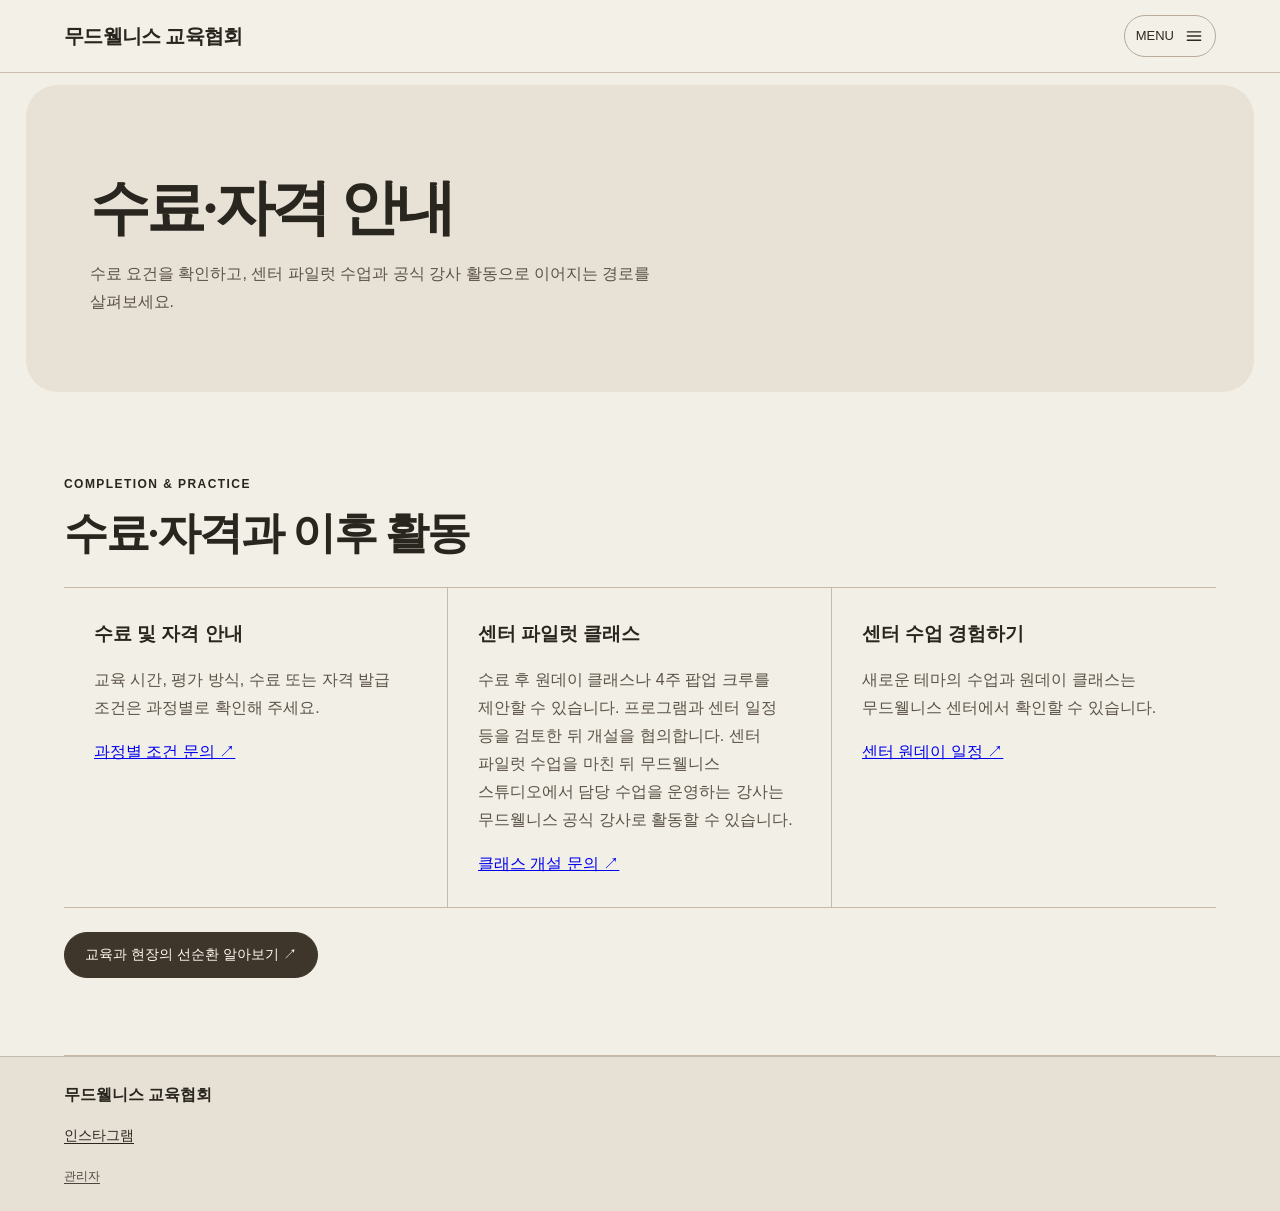
<file: completion.html>
<!DOCTYPE html>
<html lang="ko">
<head>
    <meta charset="UTF-8">
    <meta name="viewport" content="width=device-width, initial-scale=1.0">
    <title>수료·자격 | 무드웰니스 교육협회</title>
    <style>
        html {
            scroll-behavior: smooth;
        }
        
        *, *::before, *::after {
            box-sizing: border-box;
        }
        
        body {
            font-family: 'Malgun Gothic', 'Apple SD Gothic Neo', sans-serif;
            margin: 0;
            padding: 0;
            background-color: #fcfbfa;
            color: #333333;
            font-size: 11pt;
            line-height: 1.6;
        }

        /* 고정 네비게이션 바 */
        .navbar {
            position: fixed;
            top: 0;
            left: 0;
            width: 100%;
            height: 60px;
            background-color: rgba(43, 35, 33, 0.95);
            display: flex;
            justify-content: space-between;
            align-items: center;
            padding: 0 30px;
            z-index: 1000;
            box-shadow: 0 2px 10px rgba(0,0,0,0.1);
        }

        .navbar .logo {
            color: #ffffff;
            font-weight: bold;
            font-size: 14pt;
            letter-spacing: 1px;
        }

        .navbar .nav-links {
            display: flex;
            gap: 20px;
        }

        .navbar .nav-links a {
            color: #e0dcd8;
            text-decoration: none;
            font-size: 10.5pt;
            font-weight: 500;
            transition: color 0.3s;
        }

        .navbar .nav-links a:hover {
            color: #d4b29c;
        }
        
        /* 우측 상시 플로팅 버튼 그룹 */
        .floating-group {
            position: fixed;
            right: 25px;
            bottom: 25px;
            display: flex;
            flex-direction: column;
            gap: 10px;
            z-index: 9999;
        }

        .floating-btn {
            width: 220px;
            height: 48px;
            text-decoration: none;
            border-radius: 25px;
            display: flex;
            justify-content: center;
            align-items: center;
            font-weight: bold;
            font-size: 10pt;
            box-shadow: 0 4px 12px rgba(0,0,0,0.15);
            transition: transform 0.2s, background-color 0.2s;
        }

        .floating-btn:hover {
            transform: scale(1.03);
        }

        .floating-kakao {
            background-color: #FEE500;
            color: #191919;
        }

        .floating-kakao:hover {
            background-color: #fada0a;
        }

        .floating-apply {
            background-color: #7d2d3b;
            color: #ffffff;
        }

        .floating-apply:hover {
            background-color: #63232e;
        }

        .floating-icon {
            margin-right: 6px;
            font-size: 12pt;
        }
        
        .section {
            padding: 100px 30px 80px 30px;
            min-height: 100vh;
            display: flex;
            flex-direction: column;
            justify-content: center;
            align-items: center;
            scroll-margin-top: 60px;
        }
        
        /* 1. 히어로 섹션 */
        #hero {
            background-color: #2b2321;
            color: #ffffff;
            text-align: center;
            padding-top: 140px;
        }
        
        .hero-tag {
            font-size: 12pt;
            letter-spacing: 3px;
            color: #d4b29c;
            margin-bottom: 15px;
            font-weight: bold;
        }
        
        .hero-title {
            font-size: 32pt;
            font-weight: bold;
            line-height: 1.4;
            margin: 0 0 20px 0;
            color: #ffffff;
        }
        
        .hero-sub {
            font-size: 15pt;
            color: #e0dcd8;
            margin-bottom: 40px;
        }
        
        .hero-keywords {
            display: flex;
            gap: 15px;
            margin-bottom: 50px;
        }
        
        .keyword-badge {
            background-color: rgba(212, 178, 156, 0.2);
            border: 1px solid rgba(212, 178, 156, 0.4);
            padding: 8px 25px;
            border-radius: 25px;
            font-size: 11pt;
            color: #d4b29c;
        }

        .cta-btn {
            display: inline-block;
            background-color: #d4b29c;
            color: #2b2321;
            padding: 15px 40px;
            border-radius: 4px;
            font-weight: bold;
            text-decoration: none;
            font-size: 12pt;
            transition: background-color 0.3s;
            margin-top: 10px;
        }

        .cta-btn:hover {
            background-color: #c39e87;
        }
        
        /* 2. 가치관 섹션 */
        #value {
            background-color: #f5f1ed;
            text-align: center;
        }
        
        .section-label {
            font-size: 11pt;
            text-transform: uppercase;
            letter-spacing: 3px;
            color: #8c7667;
            margin-bottom: 15px;
            font-weight: bold;
        }
        
        .value-title {
            font-size: 24pt;
            color: #4a3b32;
            margin-bottom: 30px;
            line-height: 1.5;
            max-width: 900px;
        }
        
        .value-text {
            font-size: 13pt;
            color: #5a4f46;
            max-width: 800px;
            margin: 0 auto;
            line-height: 1.9;
        }
        
        /* 3. 철학 및 특징 섹션 */
        #philosophy {
            background-color: #faf7f5;
        }
        
        .philo-card {
            text-align: center;
            max-width: 800px;
            margin-bottom: 60px;
            background: #ffffff;
            padding: 40px;
            border-radius: 8px;
            border: 1px solid #eaded7;
        }

        .philo-title {
            font-size: 24pt;
            color: #7d2d3b;
            margin-bottom: 20px;
            font-weight: bold;
        }
        
        .philo-text {
            font-size: 12pt;
            color: #555555;
            line-height: 1.9;
        }
        
        .why-grid {
            display: flex;
            gap: 25px;
            max-width: 1100px;
            width: 100%;
        }
        
        .why-col {
            flex: 1;
            background-color: #ffffff;
            border: 1px solid #e8e3de;
            border-radius: 8px;
            padding: 35px 25px;
            box-shadow: 0 4px 15px rgba(0,0,0,0.02);
        }
        
        .col-num {
            font-size: 18pt;
            font-weight: bold;
            color: #7d2d3b;
            margin-bottom: 10px;
        }
        
        .col-title {
            font-size: 14pt;
            font-weight: bold;
            color: #333333;
            margin-bottom: 15px;
            border-left: 4px solid #7d2d3b;
            padding-left: 10px;
        }
        
        .col-desc {
            font-size: 11pt;
            color: #666666;
            line-height: 1.7;
        }
        
        /* 4. 커리큘럼 섹션 */
        #curriculum {
            background-color: #ffffff;
        }

        .curr-main-title {
            font-size: 26pt;
            color: #4a3b32;
            text-align: center;
            margin-bottom: 50px;
            font-weight: bold;
        }
        
        .curr-grid {
            display: flex;
            gap: 30px;
            max-width: 1100px;
            width: 100%;
        }
        
        .curr-col {
            flex: 1;
            background-color: #ffffff;
            border: 1px solid #e8e3de;
            border-top: 5px solid #7d2d3b;
            border-radius: 4px;
            padding: 40px 30px;
            display: flex;
            flex-direction: column;
        }
        
        .curr-col.accent {
            border-top-color: #8c7667;
        }
        
        .curr-type {
            font-size: 18pt;
            font-weight: bold;
            color: #333333;
            margin-bottom: 5px;
        }
        
        .curr-subtype {
            font-size: 11pt;
            color: #888888;
            margin-bottom: 30px;
        }
        
        .curr-section-title {
            font-size: 12pt;
            font-weight: bold;
            color: #7d2d3b;
            margin-bottom: 15px;
            margin-top: 20px;
        }

        .curr-col.accent .curr-section-title {
            color: #8c7667;
        }
        
        .curr-list {
            list-style: none;
            padding: 0;
            margin: 0 0 30px 0;
        }
        
        .curr-list li {
            font-size: 11pt;
            color: #555555;
            margin-bottom: 10px;
            padding-left: 22px;
            position: relative;
        }
        
        .curr-list li::before {
            content: "✓";
            position: absolute;
            left: 0;
            color: #7d2d3b;
            font-weight: bold;
        }
        
        .curr-col.accent .curr-list li::before {
            color: #8c7667;
        }
        
        .curr-detail-list {
            list-style: none;
            padding: 0;
            margin: 0;
        }
        
        .curr-detail-list li {
            font-size: 10.5pt;
            color: #666666;
            margin-bottom: 8px;
            padding-left: 15px;
            position: relative;
        }

        .curr-detail-list li::before {
            content: "•";
            position: absolute;
            left: 0;
            color: #ccc;
        }

        .inner-link-btn {
            margin-top: auto;
            background-color: #7d2d3b;
            color: #ffffff;
            text-align: center;
            padding: 12px 20px;
            border-radius: 4px;
            font-weight: bold;
            text-decoration: none;
            font-size: 11pt;
            cursor: pointer;
            border: none;
            transition: background-color 0.3s;
        }

        .curr-col.accent .inner-link-btn {
            background-color: #8c7667;
        }

        .inner-link-btn:hover {
            background-color: #63232e;
        }

        .curr-col.accent .inner-link-btn:hover {
            background-color: #725f52;
        }
        
        /* 5. 추천 대상 섹션 */
        #target {
            background-color: #fcfbfa;
        }
        
        .target-grid {
            display: grid;
            grid-template-columns: repeat(2, 1fr);
            gap: 25px;
            max-width: 1100px;
            width: 100%;
            margin-top: 20px;
        }
        
        .target-inner {
            background-color: #ffffff;
            border: 1px solid #eeded7;
            border-radius: 8px;
            padding: 35px;
            box-shadow: 0 4px 10px rgba(0,0,0,0.01);
        }
        
        .target-num {
            font-size: 13pt;
            color: #8c7667;
            font-weight: bold;
            margin-bottom: 5px;
        }
        
        .target-title {
            font-size: 14pt;
            font-weight: bold;
            color: #7d2d3b;
            margin-bottom: 20px;
        }
        
        .target-list {
            padding-left: 20px;
            margin: 0;
        }
        
        .target-list li {
            font-size: 10.5pt;
            color: #555555;
            margin-bottom: 12px;
            line-height: 1.6;
        }
        
        /* 6. 푸터 섹션 */
        .footer {
            background-color: #7d2d3b;
            color: #ffffff;
            padding: 60px 30px;
            text-align: center;
            width: 100%;
        }
        
        .footer-cta {
            font-size: 20pt;
            font-weight: bold;
            margin-bottom: 15px;
            color: #ffffff;
        }
        
        .footer-sub {
            font-size: 13pt;
            color: #e0c5c9;
            margin-bottom: 35px;
        }
        
        .footer-btn {
            display: inline-block;
            background-color: #ffffff;
            color: #7d2d3b;
            padding: 15px 45px;
            border-radius: 4px;
            font-weight: bold;
            text-decoration: none;
            font-size: 12pt;
            transition: background-color 0.3s;
        }

        .footer-btn:hover {
            background-color: #f5f5f5;
        }
        
        .footer-info {
            margin-top: 50px;
            font-size: 9.5pt;
            color: #c9a0a6;
            border-top: 1px solid rgba(255,255,255,0.15);
            padding-top: 30px;
            line-height: 1.8;
        }

        /* 모달(Modal) 팝업 레이아웃 스타일 */
        .modal-overlay {
            position: fixed;
            top: 0;
            left: 0;
            width: 100%;
            height: 100%;
            background-color: rgba(0,0,0,0.7);
            display: none;
            justify-content: center;
            align-items: center;
            z-index: 10000;
            padding: 20px;
        }

        .modal-content {
            background-color: #fcfbfa;
            width: 100%;
            max-width: 800px;
            max-height: 85vh;
            border-radius: 8px;
            overflow-y: auto;
            padding: 40px 30px;
            position: relative;
            box-shadow: 0 5px 25px rgba(0,0,0,0.3);
        }

        .modal-close-btn {
            position: absolute;
            top: 20px;
            right: 20px;
            font-size: 20pt;
            background: none;
            border: none;
            color: #555555;
            cursor: pointer;
            font-weight: bold;
        }

        .modal-header-tag {
            font-size: 10.5pt;
            color: #8c7667;
            font-weight: bold;
            letter-spacing: 1px;
            margin-bottom: 5px;
        }

        .modal-title {
            font-size: 22pt;
            color: #7d2d3b;
            font-weight: bold;
            margin: 0 0 10px 0;
            line-height: 1.4;
        }

        .modal-subtitle {
            font-size: 13pt;
            color: #333333;
            margin-bottom: 25px;
            border-bottom: 2px solid #eeded7;
            padding-bottom: 15px;
            font-weight: 500;
        }

        .modal-section {
            margin-bottom: 30px;
        }

        .modal-section-title {
            font-size: 13pt;
            font-weight: bold;
            color: #4a3b32;
            margin-bottom: 12px;
            border-left: 4px solid #7d2d3b;
            padding-left: 10px;
        }

        .modal-intro-text {
            font-size: 11pt;
            color: #555555;
            line-height: 1.8;
            background-color: #f5f1ed;
            padding: 20px;
            border-radius: 6px;
        }

        .modal-features-grid {
            display: grid;
            grid-template-columns: repeat(3, 1fr);
            gap: 15px;
            margin-top: 15px;
        }

        .modal-feat-box {
            background: #ffffff;
            border: 1px solid #e8e3de;
            padding: 20px 15px;
            border-radius: 6px;
        }

        .modal-feat-num {
            font-size: 11pt;
            font-weight: bold;
            color: #7d2d3b;
            margin-bottom: 5px;
        }

        .modal-feat-title {
            font-size: 11.5pt;
            font-weight: bold;
            color: #333333;
            margin-bottom: 8px;
        }

        .modal-feat-desc {
            font-size: 9.5pt;
            color: #666666;
            line-height: 1.6;
        }

        /* 모달 팝업 내부의 교육 혜택 전용 그리드 레이아웃 */
        .modal-benefits-grid {
            display: grid;
            grid-template-columns: repeat(2, 1fr);
            gap: 15px;
            margin-top: 15px;
        }

        .modal-benefit-box {
            background-color: #f5f1ed;
            border: 1px solid #e8e3de;
            border-radius: 6px;
            padding: 20px;
            display: flex;
            align-items: center;
            gap: 15px;
        }

        .modal-benefit-icon {
            font-size: 18pt;
            background-color: #ffffff;
            width: 45px;
            height: 45px;
            border-radius: 50%;
            display: flex;
            justify-content: center;
            align-items: center;
            color: #7d2d3b;
            flex-shrink: 0;
            box-shadow: 0 2px 5px rgba(0,0,0,0.05);
        }

        .modal-benefit-text {
            font-size: 11pt;
            font-weight: bold;
            color: #4a3b32;
            line-height: 1.4;
        }

        .modal-step-box {
            background: #ffffff;
            border: 1px solid #eaded7;
            padding: 25px;
            border-radius: 6px;
            margin-bottom: 15px;
        }

        .modal-step-title {
            font-size: 12pt;
            font-weight: bold;
            color: #ffffff;
            background-color: #5a4f46;
            padding: 8px 15px;
            border-radius: 4px;
            margin-bottom: 15px;
            display: inline-block;
        }

        .modal-step-box:last-child .modal-step-title {
            background-color: #443a33;
        }

        .modal-step-list {
            margin: 0;
            padding-left: 20px;
        }

        .modal-step-list li {
            font-size: 10.5pt;
            color: #444444;
            margin-bottom: 8px;
            line-height: 1.6;
        }

        @media (max-width: 768px) {
            .why-grid, .curr-grid, .target-grid, .modal-features-grid, .modal-benefits-grid {
                flex-direction: column;
                grid-template-columns: 1fr;
            }
            .navbar .nav-links {
                display: none;
            }
            .hero-title {
                font-size: 22pt;
            }
            .floating-group {
                right: 15px;
                bottom: 15px;
            }
            .floating-btn {
                width: 190px;
                height: 42px;
                font-size: 9pt;
            }
        }
    </style>
<style>:root{--paper:#f3f0e7;--ink:#28221d;--muted:#65594f;--line:#c9beb0;--dark:#3e332c}body{background:var(--paper);color:var(--ink);font-family:"Apple SD Gothic Neo","Malgun Gothic",sans-serif;font-size:16px;line-height:1.7}.edu-nav{display:flex;flex-wrap:wrap;justify-content:space-between;align-items:center;gap:12px;padding:16px max(5vw,20px);border-bottom:1px solid var(--line)}.edu-nav a,.edu-foot a{color:inherit;text-decoration:none}.edu-nav nav{display:flex;gap:clamp(10px,2vw,24px);flex-wrap:wrap;font-size:14px}.edu-brand{font-weight:800}.edu-hero{padding:clamp(60px,10vw,140px) max(5vw,20px);background:radial-gradient(ellipse at 87% 100%,#aa917b 0%,transparent 57%),linear-gradient(128deg,#312820,#524338 70%);color:#fffaf0}.edu-hero h1{font-size:clamp(34px,6vw,84px);line-height:1.14;letter-spacing:-.065em;margin:15px 0 24px;word-break:keep-all}.edu-hero p{max-width:570px}.edu-kicker{font-size:12px;letter-spacing:.12em;font-weight:700}.edu-section,#curriculum.section{width:min(1160px,90vw);margin:auto;padding:clamp(48px,7vw,100px) 0;border-bottom:1px solid var(--line);text-align:left;background:transparent;max-width:none}.edu-section h2,#curriculum .curr-main-title{font-size:clamp(28px,4vw,52px);line-height:1.24;letter-spacing:-.045em;margin:8px 0 24px;color:var(--ink)}.edu-grid{display:grid;grid-template-columns:repeat(auto-fit,minmax(min(100%,245px),1fr));gap:0;border-top:1px solid var(--line)}.edu-grid article{padding:24px;border-bottom:1px solid var(--line);border-right:1px solid var(--line)}.edu-grid article:last-child{border-right:0}.edu-grid h3{margin:0 0 8px}.edu-grid p,.edu-section>p{color:var(--muted);max-width:70ch}.edu-actions{display:flex;flex-wrap:wrap;gap:12px;margin-top:24px}.edu-button,.inner-link-btn{display:inline-block;border:1px solid var(--dark);border-radius:999px;padding:10px 19px;color:#fffaf0;background:var(--dark);text-decoration:none;font:inherit;font-size:14px;cursor:pointer}.edu-hero .edu-button{background:#fffaf0;color:var(--ink);border-color:#fffaf0}.edu-hero .edu-button.secondary{background:transparent;color:#fffaf0}.edu-foot{background:var(--dark);color:#fffaf0;padding:36px 5vw}.edu-foot a{display:inline-block;margin:8px 20px 0 0;text-decoration:underline}#curriculum .curr-grid{display:grid;grid-template-columns:repeat(2,minmax(0,1fr));gap:20px}#curriculum .curr-col{background:#ebe4da;color:var(--ink);border:1px solid var(--line);box-shadow:none;padding:clamp(17px,3vw,34px)}#curriculum .curr-col.accent{background:#e2d7ca}#curriculum .section-label{color:var(--muted)}a:focus-visible,button:focus-visible{outline:2px solid #95745a;outline-offset:4px}@media(max-width:700px){#curriculum .curr-grid{grid-template-columns:1fr}.edu-grid article{border-right:0}}@media(prefers-reduced-motion:reduce){html{scroll-behavior:auto}}</style>
<style>
.edu-button,.inner-link-btn,.button{transition:transform .2s ease,box-shadow .2s ease}
@media(hover:hover){.edu-button:hover,.inner-link-btn:hover,.button:hover{transform:translateY(-2px);box-shadow:0 5px 15px rgb(40 34 29 / .18)}}
@keyframes mw-rise{from{opacity:.45;transform:translateY(12px)}to{opacity:1;transform:translateY(0)}}
@media(prefers-reduced-motion:no-preference){.mw-enter{animation:mw-rise .48s ease-out both}}
@media(prefers-reduced-motion:reduce){html{scroll-behavior:auto!important}.edu-button,.inner-link-btn,.button{transition:none}}
</style>
<style>
.edu-nav{position:sticky;top:0;background:#f3f0e7;z-index:5}.edu-nav nav a:hover{text-decoration:underline}.edu-page-hero{padding:clamp(42px,7vw,95px) 5vw;background:linear-gradient(118deg,#30261f,#6a5749);color:#fffaf0}.edu-page-hero h1{font-size:clamp(35px,6vw,72px);letter-spacing:-.055em;line-height:1.18;margin:12px 0}.edu-page-hero p{max-width:58ch;margin-bottom:0}.feature-links{display:grid;grid-template-columns:repeat(auto-fit,minmax(min(100%,220px),1fr));gap:14px}.feature-links a{display:block;padding:24px;background:#e8dfd1;border:1px solid #c9beb0;border-radius:12px;text-decoration:none;color:#28221d;transition:background .2s}.feature-links a:hover{background:#dacbbb}.feature-links strong{display:block;font-size:19px}.edu-section .modal-section{margin:24px 0;padding:clamp(18px,4vw,32px);background:#fffaf1;border:1px solid #c9beb0;border-radius:12px}.edu-section .modal-section-title{font-size:clamp(19px,3vw,26px);color:#382b23}.edu-section .modal-feat-box,.edu-section .modal-step-box{background:#f0e8dc;color:#28221d}.edu-section .modal-grid,.edu-section .modal-feat-grid{gap:12px}.edu-section .modal-text{color:#51473e}.edu-section .modal-subtitle{color:#51473e}.cal-bar{display:flex;align-items:center;justify-content:space-between;gap:12px;margin-bottom:16px}.cal-bar h2{margin:0}.cal-grid{display:grid;grid-template-columns:repeat(7,minmax(0,1fr));gap:2px}.cal-day{background:#fffaf1;min-height:76px;padding:6px;border:1px solid #ddd1c2;overflow-wrap:anywhere}.cal-day.empty{background:transparent;border-color:transparent}.cal-week{text-align:center;font-weight:700;font-size:13px}.cal-event{display:block;width:100%;border:0;text-align:left;background:#e3d4c4;color:#30261f;border-radius:4px;padding:4px;cursor:pointer;margin-top:4px}.edu-panel{margin:20px 0;padding:24px;background:#ebe2d4;border-radius:12px}.edu-form{display:grid;gap:12px;max-width:640px}.edu-form label{display:grid;gap:3px}.edu-form input,.edu-form textarea,.edu-form select{width:100%;font:inherit;padding:8px;border:1px solid #a89989;border-radius:6px;background:#fffcf5}.edu-form input[type=checkbox]{width:auto}.edu-form button{justify-self:start}.edu-panel pre{font:inherit;white-space:pre-wrap;overflow-wrap:anywhere}.edu-profile img{width:100%;max-height:260px;object-fit:cover;border-radius:8px}.edu-profile p{white-space:pre-wrap}@media(max-width:560px){.cal-day{min-height:45px;padding:2px;font-size:12px}.cal-event{font-size:10px;padding:2px}.edu-panel{padding:14px}.edu-nav nav{gap:8px 12px}}
</style><style>.edu-admin-footer{display:block;width:fit-content;margin-top:12px;font-size:12px;opacity:.8}.edu-photo-gallery{display:grid;grid-template-columns:repeat(auto-fit,minmax(min(100%,240px),1fr));gap:12px;margin:18px 0}.edu-photo-gallery img{display:block;width:100%;height:auto;max-height:540px;object-fit:contain;border-radius:8px;background:#e8dfd1}.edu-profile .edu-photo-gallery img{object-fit:contain}</style><link rel="stylesheet" href="./association.css?v=readability-20261122">
<link rel="stylesheet" href="./edu-menu.css?v=1"><script defer src="./edu-menu.js?v=1"></script></head>
<body><header class="edu-nav"><a class="edu-brand" href="./">무드웰니스 교육협회</a><button type="button" class="edu-menu-trigger" data-edu-menu-open aria-expanded="false" aria-controls="edu-navigation-drawer" aria-label="전체 메뉴 열기"><span>MENU</span><svg viewBox="0 0 24 24" aria-hidden="true"><path d="M4 7h16M4 12h16M4 17h16"/></svg></button></header><div class="edu-drawer-backdrop" data-edu-menu-backdrop aria-hidden="true"></div><aside id="edu-navigation-drawer" class="edu-drawer" role="dialog" aria-modal="true" aria-label="교육협회 전체 메뉴" aria-hidden="true" inert><div class="edu-drawer-head"><div><span class="edu-drawer-kicker">MOOD WELLNESS EDUCATION</span><h2>Explore & Learn</h2></div><button type="button" class="edu-drawer-close" data-edu-menu-close aria-label="메뉴 닫기">×</button></div><nav aria-label="교육협회 전체 카테고리"><a href="./">홈</a><a href="./courses.html">교육 과정</a><a href="./calendar.html">교육 일정</a><a href="./instructors.html">교육 강사진</a><p class="edu-drawer-group">ABOUT & PARTNERSHIP</p><a class="edu-drawer-feature" href="./completion.html">수료·자격 안내</a><a class="edu-drawer-feature" href="./cycle.html">교육 선순환 구조</a><a class="edu-drawer-feature" href="./directory.html">협회 인증 강사</a><a class="edu-drawer-feature" href="./partners.html">기업 출강·제휴</a><p class="edu-drawer-group">MOOD WELLNESS</p><a class="edu-drawer-feature" href="https://02younge.github.io/Moodwellness/">스튜디오 홈페이지</a></nav><p class="edu-drawer-footer">움직임을 이해하고, 현장에서 가르칩니다.</p></aside><main><section class="edu-page-hero"><h1>수료·자격 안내</h1><p>수료 요건을 확인하고, 센터 파일럿 수업과 공식 강사 활동으로 이어지는 경로를 살펴보세요.</p></section><section id="completion" class="edu-section"><span class="edu-kicker">COMPLETION & PRACTICE</span><h2>수료·자격과 이후 활동</h2><div class="edu-grid"><article><h3>수료 및 자격 안내</h3><p>교육 시간, 평가 방식, 수료 또는 자격 발급 조건은 과정별로 확인해 주세요.</p><a href="https://pf.kakao.com/_ujjxlX/chat">과정별 조건 문의 ↗</a></article><article><h3>센터 파일럿 클래스</h3><p>수료 후 원데이 클래스나 4주 팝업 크루를 제안할 수 있습니다. 프로그램과 센터 일정 등을 검토한 뒤 개설을 협의합니다. 센터 파일럿 수업을 마친 뒤 무드웰니스 스튜디오에서 담당 수업을 운영하는 강사는 무드웰니스 공식 강사로 활동할 수 있습니다.</p><a href="https://pf.kakao.com/_ujjxlX/chat">클래스 개설 문의 ↗</a></article><article><h3>센터 수업 경험하기</h3><p>새로운 테마의 수업과 원데이 클래스는 무드웰니스 센터에서 확인할 수 있습니다.</p><a href="https://02younge.github.io/Moodwellness/#oneday">센터 원데이 일정 ↗</a></article></div><div class="edu-actions"><a class="edu-button" href="./cycle.html">교육과 현장의 선순환 알아보기 ↗</a></div></section></main><footer class="edu-foot"><strong>무드웰니스 교육협회</strong><div><a href="https://www.instagram.com/moodwellness_edu/">인스타그램</a></div><a class="edu-admin-footer" href="./admin.html">관리자</a></footer><script>
(() => {
  if (!matchMedia('(prefers-reduced-motion: no-preference)').matches || !('IntersectionObserver' in window)) return;
  const observer = new IntersectionObserver(entries => {
    for (const entry of entries) {
      if (!entry.isIntersecting) continue;
      observer.unobserve(entry.target);
      entry.target.classList.add('mw-enter');
      entry.target.addEventListener('animationend', () => entry.target.classList.remove('mw-enter'), { once: true });
    }
  }, { threshold: .12 });
  document.querySelectorAll('.edu-hero h1, .hero h1, main section h2, .edu-grid article, .curr-col, main ol li').forEach(node => observer.observe(node));
})();
</script></body></html>
</file>
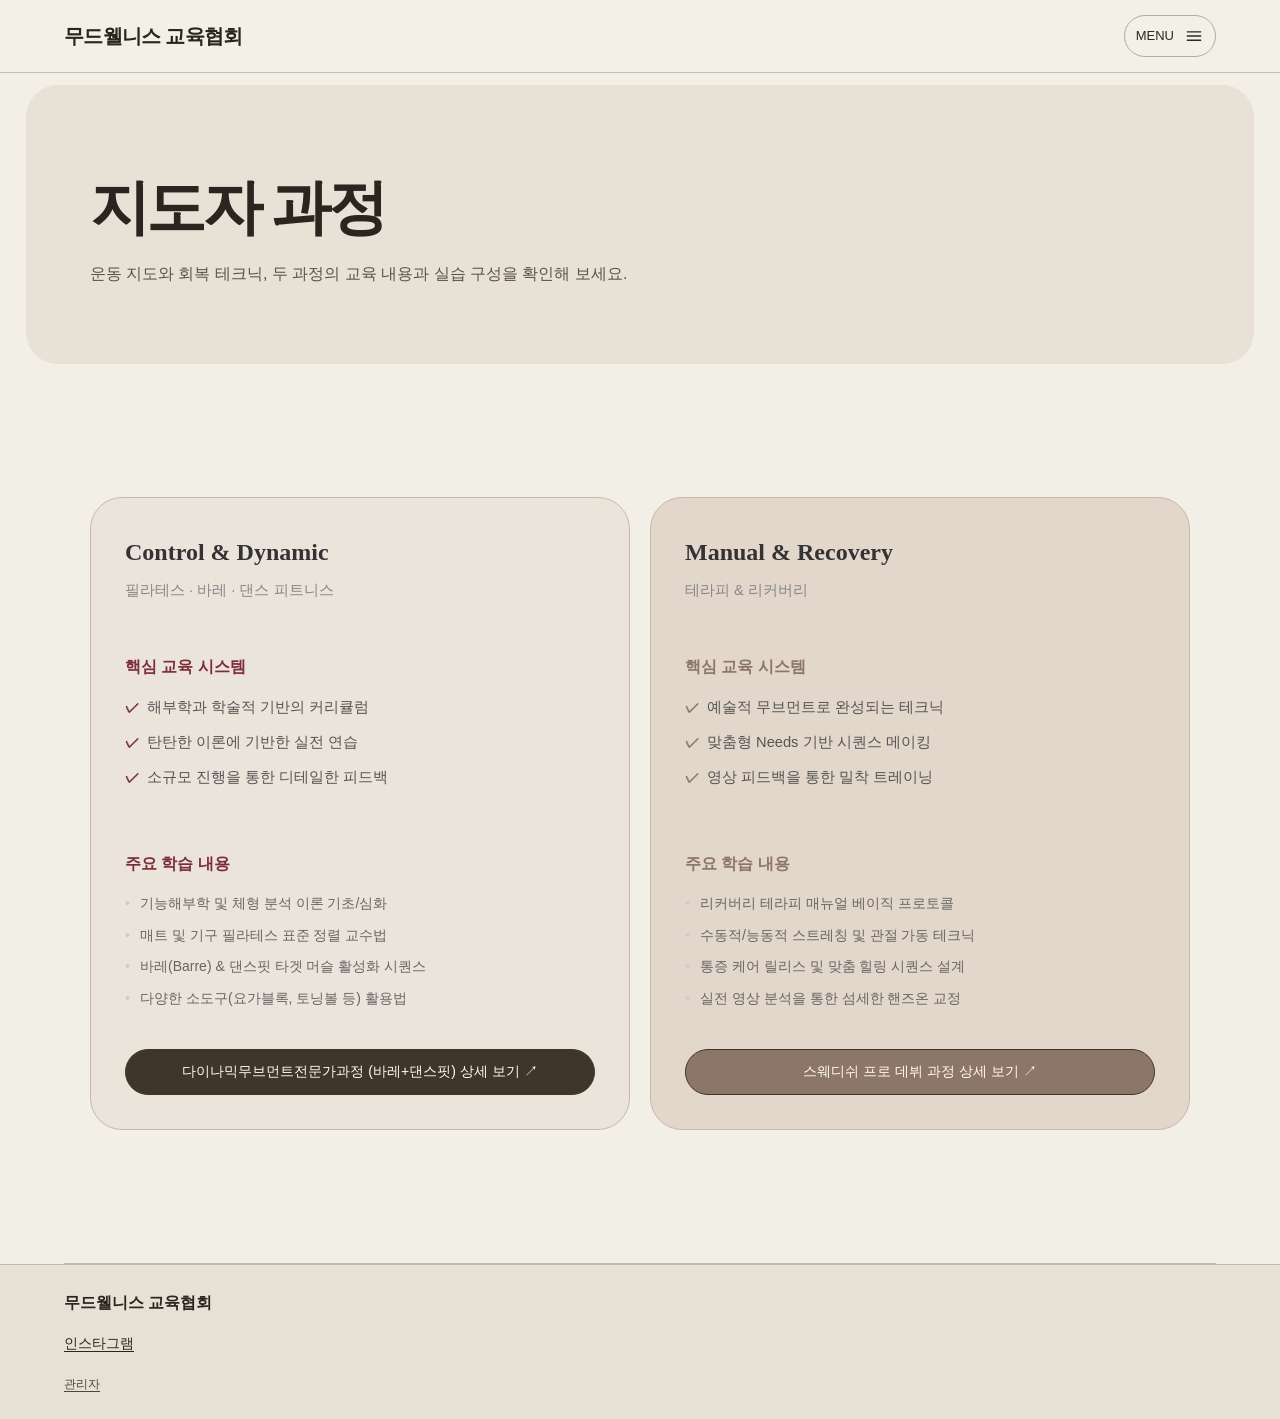
<file: courses.html>
<!DOCTYPE html>
<html lang="ko">
<head>
    <meta charset="UTF-8">
    <meta name="viewport" content="width=device-width, initial-scale=1.0">
    <title>지도자 과정 | 무드웰니스 교육협회</title>
    <style>
        html {
            scroll-behavior: smooth;
        }
        
        *, *::before, *::after {
            box-sizing: border-box;
        }
        
        body {
            font-family: 'Malgun Gothic', 'Apple SD Gothic Neo', sans-serif;
            margin: 0;
            padding: 0;
            background-color: #fcfbfa;
            color: #333333;
            font-size: 11pt;
            line-height: 1.6;
        }

        /* 고정 네비게이션 바 */
        .navbar {
            position: fixed;
            top: 0;
            left: 0;
            width: 100%;
            height: 60px;
            background-color: rgba(43, 35, 33, 0.95);
            display: flex;
            justify-content: space-between;
            align-items: center;
            padding: 0 30px;
            z-index: 1000;
            box-shadow: 0 2px 10px rgba(0,0,0,0.1);
        }

        .navbar .logo {
            color: #ffffff;
            font-weight: bold;
            font-size: 14pt;
            letter-spacing: 1px;
        }

        .navbar .nav-links {
            display: flex;
            gap: 20px;
        }

        .navbar .nav-links a {
            color: #e0dcd8;
            text-decoration: none;
            font-size: 10.5pt;
            font-weight: 500;
            transition: color 0.3s;
        }

        .navbar .nav-links a:hover {
            color: #d4b29c;
        }
        
        /* 우측 상시 플로팅 버튼 그룹 */
        .floating-group {
            position: fixed;
            right: 25px;
            bottom: 25px;
            display: flex;
            flex-direction: column;
            gap: 10px;
            z-index: 9999;
        }

        .floating-btn {
            width: 220px;
            height: 48px;
            text-decoration: none;
            border-radius: 25px;
            display: flex;
            justify-content: center;
            align-items: center;
            font-weight: bold;
            font-size: 10pt;
            box-shadow: 0 4px 12px rgba(0,0,0,0.15);
            transition: transform 0.2s, background-color 0.2s;
        }

        .floating-btn:hover {
            transform: scale(1.03);
        }

        .floating-kakao {
            background-color: #FEE500;
            color: #191919;
        }

        .floating-kakao:hover {
            background-color: #fada0a;
        }

        .floating-apply {
            background-color: #7d2d3b;
            color: #ffffff;
        }

        .floating-apply:hover {
            background-color: #63232e;
        }

        .floating-icon {
            margin-right: 6px;
            font-size: 12pt;
        }
        
        .section {
            padding: 100px 30px 80px 30px;
            min-height: 100vh;
            display: flex;
            flex-direction: column;
            justify-content: center;
            align-items: center;
            scroll-margin-top: 60px;
        }
        
        /* 1. 히어로 섹션 */
        #hero {
            background-color: #2b2321;
            color: #ffffff;
            text-align: center;
            padding-top: 140px;
        }
        
        .hero-tag {
            font-size: 12pt;
            letter-spacing: 3px;
            color: #d4b29c;
            margin-bottom: 15px;
            font-weight: bold;
        }
        
        .hero-title {
            font-size: 32pt;
            font-weight: bold;
            line-height: 1.4;
            margin: 0 0 20px 0;
            color: #ffffff;
        }
        
        .hero-sub {
            font-size: 15pt;
            color: #e0dcd8;
            margin-bottom: 40px;
        }
        
        .hero-keywords {
            display: flex;
            gap: 15px;
            margin-bottom: 50px;
        }
        
        .keyword-badge {
            background-color: rgba(212, 178, 156, 0.2);
            border: 1px solid rgba(212, 178, 156, 0.4);
            padding: 8px 25px;
            border-radius: 25px;
            font-size: 11pt;
            color: #d4b29c;
        }

        .cta-btn {
            display: inline-block;
            background-color: #d4b29c;
            color: #2b2321;
            padding: 15px 40px;
            border-radius: 4px;
            font-weight: bold;
            text-decoration: none;
            font-size: 12pt;
            transition: background-color 0.3s;
            margin-top: 10px;
        }

        .cta-btn:hover {
            background-color: #c39e87;
        }
        
        /* 2. 가치관 섹션 */
        #value {
            background-color: #f5f1ed;
            text-align: center;
        }
        
        .section-label {
            font-size: 11pt;
            text-transform: uppercase;
            letter-spacing: 3px;
            color: #8c7667;
            margin-bottom: 15px;
            font-weight: bold;
        }
        
        .value-title {
            font-size: 24pt;
            color: #4a3b32;
            margin-bottom: 30px;
            line-height: 1.5;
            max-width: 900px;
        }
        
        .value-text {
            font-size: 13pt;
            color: #5a4f46;
            max-width: 800px;
            margin: 0 auto;
            line-height: 1.9;
        }
        
        /* 3. 철학 및 특징 섹션 */
        #philosophy {
            background-color: #faf7f5;
        }
        
        .philo-card {
            text-align: center;
            max-width: 800px;
            margin-bottom: 60px;
            background: #ffffff;
            padding: 40px;
            border-radius: 8px;
            border: 1px solid #eaded7;
        }

        .philo-title {
            font-size: 24pt;
            color: #7d2d3b;
            margin-bottom: 20px;
            font-weight: bold;
        }
        
        .philo-text {
            font-size: 12pt;
            color: #555555;
            line-height: 1.9;
        }
        
        .why-grid {
            display: flex;
            gap: 25px;
            max-width: 1100px;
            width: 100%;
        }
        
        .why-col {
            flex: 1;
            background-color: #ffffff;
            border: 1px solid #e8e3de;
            border-radius: 8px;
            padding: 35px 25px;
            box-shadow: 0 4px 15px rgba(0,0,0,0.02);
        }
        
        .col-num {
            font-size: 18pt;
            font-weight: bold;
            color: #7d2d3b;
            margin-bottom: 10px;
        }
        
        .col-title {
            font-size: 14pt;
            font-weight: bold;
            color: #333333;
            margin-bottom: 15px;
            border-left: 4px solid #7d2d3b;
            padding-left: 10px;
        }
        
        .col-desc {
            font-size: 11pt;
            color: #666666;
            line-height: 1.7;
        }
        
        /* 4. 커리큘럼 섹션 */
        #curriculum {
            background-color: #ffffff;
        }

        .curr-main-title {
            font-size: 26pt;
            color: #4a3b32;
            text-align: center;
            margin-bottom: 50px;
            font-weight: bold;
        }
        
        .curr-grid {
            display: flex;
            gap: 30px;
            max-width: 1100px;
            width: 100%;
        }
        
        .curr-col {
            flex: 1;
            background-color: #ffffff;
            border: 1px solid #e8e3de;
            border-top: 5px solid #7d2d3b;
            border-radius: 4px;
            padding: 40px 30px;
            display: flex;
            flex-direction: column;
        }
        
        .curr-col.accent {
            border-top-color: #8c7667;
        }
        
        .curr-type {
            font-size: 18pt;
            font-weight: bold;
            color: #333333;
            margin-bottom: 5px;
        }
        
        .curr-subtype {
            font-size: 11pt;
            color: #888888;
            margin-bottom: 30px;
        }
        
        .curr-section-title {
            font-size: 12pt;
            font-weight: bold;
            color: #7d2d3b;
            margin-bottom: 15px;
            margin-top: 20px;
        }

        .curr-col.accent .curr-section-title {
            color: #8c7667;
        }
        
        .curr-list {
            list-style: none;
            padding: 0;
            margin: 0 0 30px 0;
        }
        
        .curr-list li {
            font-size: 11pt;
            color: #555555;
            margin-bottom: 10px;
            padding-left: 22px;
            position: relative;
        }
        
        .curr-list li::before {
            content: "✓";
            position: absolute;
            left: 0;
            color: #7d2d3b;
            font-weight: bold;
        }
        
        .curr-col.accent .curr-list li::before {
            color: #8c7667;
        }
        
        .curr-detail-list {
            list-style: none;
            padding: 0;
            margin: 0;
        }
        
        .curr-detail-list li {
            font-size: 10.5pt;
            color: #666666;
            margin-bottom: 8px;
            padding-left: 15px;
            position: relative;
        }

        .curr-detail-list li::before {
            content: "•";
            position: absolute;
            left: 0;
            color: #ccc;
        }

        .inner-link-btn {
            margin-top: auto;
            background-color: #7d2d3b;
            color: #ffffff;
            text-align: center;
            padding: 12px 20px;
            border-radius: 4px;
            font-weight: bold;
            text-decoration: none;
            font-size: 11pt;
            cursor: pointer;
            border: none;
            transition: background-color 0.3s;
        }

        .curr-col.accent .inner-link-btn {
            background-color: #8c7667;
        }

        .inner-link-btn:hover {
            background-color: #63232e;
        }

        .curr-col.accent .inner-link-btn:hover {
            background-color: #725f52;
        }
        
        /* 5. 추천 대상 섹션 */
        #target {
            background-color: #fcfbfa;
        }
        
        .target-grid {
            display: grid;
            grid-template-columns: repeat(2, 1fr);
            gap: 25px;
            max-width: 1100px;
            width: 100%;
            margin-top: 20px;
        }
        
        .target-inner {
            background-color: #ffffff;
            border: 1px solid #eeded7;
            border-radius: 8px;
            padding: 35px;
            box-shadow: 0 4px 10px rgba(0,0,0,0.01);
        }
        
        .target-num {
            font-size: 13pt;
            color: #8c7667;
            font-weight: bold;
            margin-bottom: 5px;
        }
        
        .target-title {
            font-size: 14pt;
            font-weight: bold;
            color: #7d2d3b;
            margin-bottom: 20px;
        }
        
        .target-list {
            padding-left: 20px;
            margin: 0;
        }
        
        .target-list li {
            font-size: 10.5pt;
            color: #555555;
            margin-bottom: 12px;
            line-height: 1.6;
        }
        
        /* 6. 푸터 섹션 */
        .footer {
            background-color: #7d2d3b;
            color: #ffffff;
            padding: 60px 30px;
            text-align: center;
            width: 100%;
        }
        
        .footer-cta {
            font-size: 20pt;
            font-weight: bold;
            margin-bottom: 15px;
            color: #ffffff;
        }
        
        .footer-sub {
            font-size: 13pt;
            color: #e0c5c9;
            margin-bottom: 35px;
        }
        
        .footer-btn {
            display: inline-block;
            background-color: #ffffff;
            color: #7d2d3b;
            padding: 15px 45px;
            border-radius: 4px;
            font-weight: bold;
            text-decoration: none;
            font-size: 12pt;
            transition: background-color 0.3s;
        }

        .footer-btn:hover {
            background-color: #f5f5f5;
        }
        
        .footer-info {
            margin-top: 50px;
            font-size: 9.5pt;
            color: #c9a0a6;
            border-top: 1px solid rgba(255,255,255,0.15);
            padding-top: 30px;
            line-height: 1.8;
        }

        /* 모달(Modal) 팝업 레이아웃 스타일 */
        .modal-overlay {
            position: fixed;
            top: 0;
            left: 0;
            width: 100%;
            height: 100%;
            background-color: rgba(0,0,0,0.7);
            display: none;
            justify-content: center;
            align-items: center;
            z-index: 10000;
            padding: 20px;
        }

        .modal-content {
            background-color: #fcfbfa;
            width: 100%;
            max-width: 800px;
            max-height: 85vh;
            border-radius: 8px;
            overflow-y: auto;
            padding: 40px 30px;
            position: relative;
            box-shadow: 0 5px 25px rgba(0,0,0,0.3);
        }

        .modal-close-btn {
            position: absolute;
            top: 20px;
            right: 20px;
            font-size: 20pt;
            background: none;
            border: none;
            color: #555555;
            cursor: pointer;
            font-weight: bold;
        }

        .modal-header-tag {
            font-size: 10.5pt;
            color: #8c7667;
            font-weight: bold;
            letter-spacing: 1px;
            margin-bottom: 5px;
        }

        .modal-title {
            font-size: 22pt;
            color: #7d2d3b;
            font-weight: bold;
            margin: 0 0 10px 0;
            line-height: 1.4;
        }

        .modal-subtitle {
            font-size: 13pt;
            color: #333333;
            margin-bottom: 25px;
            border-bottom: 2px solid #eeded7;
            padding-bottom: 15px;
            font-weight: 500;
        }

        .modal-section {
            margin-bottom: 30px;
        }

        .modal-section-title {
            font-size: 13pt;
            font-weight: bold;
            color: #4a3b32;
            margin-bottom: 12px;
            border-left: 4px solid #7d2d3b;
            padding-left: 10px;
        }

        .modal-intro-text {
            font-size: 11pt;
            color: #555555;
            line-height: 1.8;
            background-color: #f5f1ed;
            padding: 20px;
            border-radius: 6px;
        }

        .modal-features-grid {
            display: grid;
            grid-template-columns: repeat(3, 1fr);
            gap: 15px;
            margin-top: 15px;
        }

        .modal-feat-box {
            background: #ffffff;
            border: 1px solid #e8e3de;
            padding: 20px 15px;
            border-radius: 6px;
        }

        .modal-feat-num {
            font-size: 11pt;
            font-weight: bold;
            color: #7d2d3b;
            margin-bottom: 5px;
        }

        .modal-feat-title {
            font-size: 11.5pt;
            font-weight: bold;
            color: #333333;
            margin-bottom: 8px;
        }

        .modal-feat-desc {
            font-size: 9.5pt;
            color: #666666;
            line-height: 1.6;
        }

        /* 모달 팝업 내부의 교육 혜택 전용 그리드 레이아웃 */
        .modal-benefits-grid {
            display: grid;
            grid-template-columns: repeat(2, 1fr);
            gap: 15px;
            margin-top: 15px;
        }

        .modal-benefit-box {
            background-color: #f5f1ed;
            border: 1px solid #e8e3de;
            border-radius: 6px;
            padding: 20px;
            display: flex;
            align-items: center;
            gap: 15px;
        }

        .modal-benefit-icon {
            font-size: 18pt;
            background-color: #ffffff;
            width: 45px;
            height: 45px;
            border-radius: 50%;
            display: flex;
            justify-content: center;
            align-items: center;
            color: #7d2d3b;
            flex-shrink: 0;
            box-shadow: 0 2px 5px rgba(0,0,0,0.05);
        }

        .modal-benefit-text {
            font-size: 11pt;
            font-weight: bold;
            color: #4a3b32;
            line-height: 1.4;
        }

        .modal-step-box {
            background: #ffffff;
            border: 1px solid #eaded7;
            padding: 25px;
            border-radius: 6px;
            margin-bottom: 15px;
        }

        .modal-step-title {
            font-size: 12pt;
            font-weight: bold;
            color: #ffffff;
            background-color: #5a4f46;
            padding: 8px 15px;
            border-radius: 4px;
            margin-bottom: 15px;
            display: inline-block;
        }

        .modal-step-box:last-child .modal-step-title {
            background-color: #443a33;
        }

        .modal-step-list {
            margin: 0;
            padding-left: 20px;
        }

        .modal-step-list li {
            font-size: 10.5pt;
            color: #444444;
            margin-bottom: 8px;
            line-height: 1.6;
        }

        @media (max-width: 768px) {
            .why-grid, .curr-grid, .target-grid, .modal-features-grid, .modal-benefits-grid {
                flex-direction: column;
                grid-template-columns: 1fr;
            }
            .navbar .nav-links {
                display: none;
            }
            .hero-title {
                font-size: 22pt;
            }
            .floating-group {
                right: 15px;
                bottom: 15px;
            }
            .floating-btn {
                width: 190px;
                height: 42px;
                font-size: 9pt;
            }
        }
    </style>
<style>:root{--paper:#f3f0e7;--ink:#28221d;--muted:#65594f;--line:#c9beb0;--dark:#3e332c}body{background:var(--paper);color:var(--ink);font-family:"Apple SD Gothic Neo","Malgun Gothic",sans-serif;font-size:16px;line-height:1.7}.edu-nav{display:flex;flex-wrap:wrap;justify-content:space-between;align-items:center;gap:12px;padding:16px max(5vw,20px);border-bottom:1px solid var(--line)}.edu-nav a,.edu-foot a{color:inherit;text-decoration:none}.edu-nav nav{display:flex;gap:clamp(10px,2vw,24px);flex-wrap:wrap;font-size:14px}.edu-brand{font-weight:800}.edu-hero{padding:clamp(60px,10vw,140px) max(5vw,20px);background:radial-gradient(ellipse at 87% 100%,#aa917b 0%,transparent 57%),linear-gradient(128deg,#312820,#524338 70%);color:#fffaf0}.edu-hero h1{font-size:clamp(34px,6vw,84px);line-height:1.14;letter-spacing:-.065em;margin:15px 0 24px;word-break:keep-all}.edu-hero p{max-width:570px}.edu-kicker{font-size:12px;letter-spacing:.12em;font-weight:700}.edu-section,#curriculum.section{width:min(1160px,90vw);margin:auto;padding:clamp(48px,7vw,100px) 0;border-bottom:1px solid var(--line);text-align:left;background:transparent;max-width:none}.edu-section h2,#curriculum .curr-main-title{font-size:clamp(28px,4vw,52px);line-height:1.24;letter-spacing:-.045em;margin:8px 0 24px;color:var(--ink)}.edu-grid{display:grid;grid-template-columns:repeat(auto-fit,minmax(min(100%,245px),1fr));gap:0;border-top:1px solid var(--line)}.edu-grid article{padding:24px;border-bottom:1px solid var(--line);border-right:1px solid var(--line)}.edu-grid article:last-child{border-right:0}.edu-grid h3{margin:0 0 8px}.edu-grid p,.edu-section>p{color:var(--muted);max-width:70ch}.edu-actions{display:flex;flex-wrap:wrap;gap:12px;margin-top:24px}.edu-button,.inner-link-btn{display:inline-block;border:1px solid var(--dark);border-radius:999px;padding:10px 19px;color:#fffaf0;background:var(--dark);text-decoration:none;font:inherit;font-size:14px;cursor:pointer}.edu-hero .edu-button{background:#fffaf0;color:var(--ink);border-color:#fffaf0}.edu-hero .edu-button.secondary{background:transparent;color:#fffaf0}.edu-foot{background:var(--dark);color:#fffaf0;padding:36px 5vw}.edu-foot a{display:inline-block;margin:8px 20px 0 0;text-decoration:underline}#curriculum .curr-grid{display:grid;grid-template-columns:repeat(2,minmax(0,1fr));gap:20px}#curriculum .curr-col{background:#ebe4da;color:var(--ink);border:1px solid var(--line);box-shadow:none;padding:clamp(17px,3vw,34px)}#curriculum .curr-col.accent{background:#e2d7ca}#curriculum .section-label{color:var(--muted)}a:focus-visible,button:focus-visible{outline:2px solid #95745a;outline-offset:4px}@media(max-width:700px){#curriculum .curr-grid{grid-template-columns:1fr}.edu-grid article{border-right:0}}@media(prefers-reduced-motion:reduce){html{scroll-behavior:auto}}</style>
<style>
.edu-button,.inner-link-btn,.button{transition:transform .2s ease,box-shadow .2s ease}
@media(hover:hover){.edu-button:hover,.inner-link-btn:hover,.button:hover{transform:translateY(-2px);box-shadow:0 5px 15px rgb(40 34 29 / .18)}}
@keyframes mw-rise{from{opacity:.45;transform:translateY(12px)}to{opacity:1;transform:translateY(0)}}
@media(prefers-reduced-motion:no-preference){.mw-enter{animation:mw-rise .48s ease-out both}}
@media(prefers-reduced-motion:reduce){html{scroll-behavior:auto!important}.edu-button,.inner-link-btn,.button{transition:none}}
</style>
<style>
.edu-nav{position:sticky;top:0;background:#f3f0e7;z-index:5}.edu-nav nav a:hover{text-decoration:underline}.edu-page-hero{padding:clamp(42px,7vw,95px) 5vw;background:linear-gradient(118deg,#30261f,#6a5749);color:#fffaf0}.edu-page-hero h1{font-size:clamp(35px,6vw,72px);letter-spacing:-.055em;line-height:1.18;margin:12px 0}.edu-page-hero p{max-width:58ch;margin-bottom:0}.feature-links{display:grid;grid-template-columns:repeat(auto-fit,minmax(min(100%,220px),1fr));gap:14px}.feature-links a{display:block;padding:24px;background:#e8dfd1;border:1px solid #c9beb0;border-radius:12px;text-decoration:none;color:#28221d;transition:background .2s}.feature-links a:hover{background:#dacbbb}.feature-links strong{display:block;font-size:19px}.edu-section .modal-section{margin:24px 0;padding:clamp(18px,4vw,32px);background:#fffaf1;border:1px solid #c9beb0;border-radius:12px}.edu-section .modal-section-title{font-size:clamp(19px,3vw,26px);color:#382b23}.edu-section .modal-feat-box,.edu-section .modal-step-box{background:#f0e8dc;color:#28221d}.edu-section .modal-grid,.edu-section .modal-feat-grid{gap:12px}.edu-section .modal-text{color:#51473e}.edu-section .modal-subtitle{color:#51473e}.cal-bar{display:flex;align-items:center;justify-content:space-between;gap:12px;margin-bottom:16px}.cal-bar h2{margin:0}.cal-grid{display:grid;grid-template-columns:repeat(7,minmax(0,1fr));gap:2px}.cal-day{background:#fffaf1;min-height:76px;padding:6px;border:1px solid #ddd1c2;overflow-wrap:anywhere}.cal-day.empty{background:transparent;border-color:transparent}.cal-week{text-align:center;font-weight:700;font-size:13px}.cal-event{display:block;width:100%;border:0;text-align:left;background:#e3d4c4;color:#30261f;border-radius:4px;padding:4px;cursor:pointer;margin-top:4px}.edu-panel{margin:20px 0;padding:24px;background:#ebe2d4;border-radius:12px}.edu-form{display:grid;gap:12px;max-width:640px}.edu-form label{display:grid;gap:3px}.edu-form input,.edu-form textarea,.edu-form select{width:100%;font:inherit;padding:8px;border:1px solid #a89989;border-radius:6px;background:#fffcf5}.edu-form input[type=checkbox]{width:auto}.edu-form button{justify-self:start}.edu-panel pre{font:inherit;white-space:pre-wrap;overflow-wrap:anywhere}.edu-profile img{width:100%;max-height:260px;object-fit:cover;border-radius:8px}.edu-profile p{white-space:pre-wrap}@media(max-width:560px){.cal-day{min-height:45px;padding:2px;font-size:12px}.cal-event{font-size:10px;padding:2px}.edu-panel{padding:14px}.edu-nav nav{gap:8px 12px}}
</style><style>.edu-admin-footer{display:block;width:fit-content;margin-top:12px;font-size:12px;opacity:.8}.edu-photo-gallery{display:grid;grid-template-columns:repeat(auto-fit,minmax(min(100%,240px),1fr));gap:12px;margin:18px 0}.edu-photo-gallery img{display:block;width:100%;height:auto;max-height:540px;object-fit:contain;border-radius:8px;background:#e8dfd1}.edu-profile .edu-photo-gallery img{object-fit:contain}</style><link rel="stylesheet" href="./association.css?v=readability-20261122">
<link rel="stylesheet" href="./edu-menu.css?v=1"><script defer src="./edu-menu.js?v=1"></script></head>
<body><header class="edu-nav"><a class="edu-brand" href="./">무드웰니스 교육협회</a><button type="button" class="edu-menu-trigger" data-edu-menu-open aria-expanded="false" aria-controls="edu-navigation-drawer" aria-label="전체 메뉴 열기"><span>MENU</span><svg viewBox="0 0 24 24" aria-hidden="true"><path d="M4 7h16M4 12h16M4 17h16"/></svg></button></header><div class="edu-drawer-backdrop" data-edu-menu-backdrop aria-hidden="true"></div><aside id="edu-navigation-drawer" class="edu-drawer" role="dialog" aria-modal="true" aria-label="교육협회 전체 메뉴" aria-hidden="true" inert><div class="edu-drawer-head"><div><span class="edu-drawer-kicker">MOOD WELLNESS EDUCATION</span><h2>Explore & Learn</h2></div><button type="button" class="edu-drawer-close" data-edu-menu-close aria-label="메뉴 닫기">×</button></div><nav aria-label="교육협회 전체 카테고리"><a href="./">홈</a><a href="./courses.html">교육 과정</a><a href="./calendar.html">교육 일정</a><a href="./instructors.html">교육 강사진</a><p class="edu-drawer-group">ABOUT & PARTNERSHIP</p><a class="edu-drawer-feature" href="./completion.html">수료·자격 안내</a><a class="edu-drawer-feature" href="./cycle.html">교육 선순환 구조</a><a class="edu-drawer-feature" href="./directory.html">협회 인증 강사</a><a class="edu-drawer-feature" href="./partners.html">기업 출강·제휴</a><p class="edu-drawer-group">MOOD WELLNESS</p><a class="edu-drawer-feature" href="https://02younge.github.io/Moodwellness/">스튜디오 홈페이지</a></nav><p class="edu-drawer-footer">움직임을 이해하고, 현장에서 가르칩니다.</p></aside><main><section class="edu-page-hero"><h1>지도자 과정</h1><p>운동 지도와 회복 테크닉, 두 과정의 교육 내용과 실습 구성을 확인해 보세요.</p></section><section id="curriculum" class="section">
        
        <div class="curr-grid">
            <!-- 코스 1 -->
            <div class="curr-col">
                <div class="curr-type">Control & Dynamic</div>
                <div class="curr-subtype">필라테스 · 바레 · 댄스 피트니스</div>
                
                <h4 class="curr-section-title">핵심 교육 시스템</h4>
                <ul class="curr-list">
                    <li>해부학과 학술적 기반의 커리큘럼</li>
                    <li>탄탄한 이론에 기반한 실전 연습</li>
                    <li>소규모 진행을 통한 디테일한 피드백</li>
                </ul>
                
                <h4 class="curr-section-title">주요 학습 내용</h4>
                <ul class="curr-detail-list" style="margin-bottom: 30px;">
                    <li>기능해부학 및 체형 분석 이론 기초/심화</li>
                    <li>매트 및 기구 필라테스 표준 정렬 교수법</li>
                    <li>바레(Barre) & 댄스핏 타겟 머슬 활성화 시퀀스</li>
                    <li>다양한 소도구(요가블록, 토닝볼 등) 활용법</li>
                </ul>

                <a class="inner-link-btn" href="./dynamic.html">다이나믹무브먼트전문가과정 (바레+댄스핏) 상세 보기 ↗</a>
            </div>
            
            <!-- 코스 2 -->
            <div class="curr-col accent">
                <div class="curr-type">Manual & Recovery</div>
                <div class="curr-subtype">테라피 & 리커버리</div>
                
                <h4 class="curr-section-title">핵심 교육 시스템</h4>
                <ul class="curr-list">
                    <li>예술적 무브먼트로 완성되는 테크닉</li>
                    <li>맞춤형 Needs 기반 시퀀스 메이킹</li>
                    <li>영상 피드백을 통한 밀착 트레이닝</li>
                </ul>
                
                <h4 class="curr-section-title">주요 학습 내용</h4>
                <ul class="curr-detail-list" style="margin-bottom: 30px;">
                    <li>리커버리 테라피 매뉴얼 베이직 프로토콜</li>
                    <li>수동적/능동적 스트레칭 및 관절 가동 테크닉</li>
                    <li>통증 케어 릴리스 및 맞춤 힐링 시퀀스 설계</li>
                    <li>실전 영상 분석을 통한 섬세한 핸즈온 교정</li>
                </ul>

                <a class="inner-link-btn" href="./swedish.html">스웨디쉬 프로 데뷔 과정 상세 보기 ↗</a>
            </div>
        </div>
    </section></main><footer class="edu-foot"><strong>무드웰니스 교육협회</strong><div><a href="https://www.instagram.com/moodwellness_edu/">인스타그램</a></div><a class="edu-admin-footer" href="./admin.html">관리자</a></footer><script>
(() => {
  if (!matchMedia('(prefers-reduced-motion: no-preference)').matches || !('IntersectionObserver' in window)) return;
  const observer = new IntersectionObserver(entries => {
    for (const entry of entries) {
      if (!entry.isIntersecting) continue;
      observer.unobserve(entry.target);
      entry.target.classList.add('mw-enter');
      entry.target.addEventListener('animationend', () => entry.target.classList.remove('mw-enter'), { once: true });
    }
  }, { threshold: .12 });
  document.querySelectorAll('.edu-hero h1, .hero h1, main section h2, .edu-grid article, .curr-col, main ol li').forEach(node => observer.observe(node));
})();
</script></body></html>
</file>
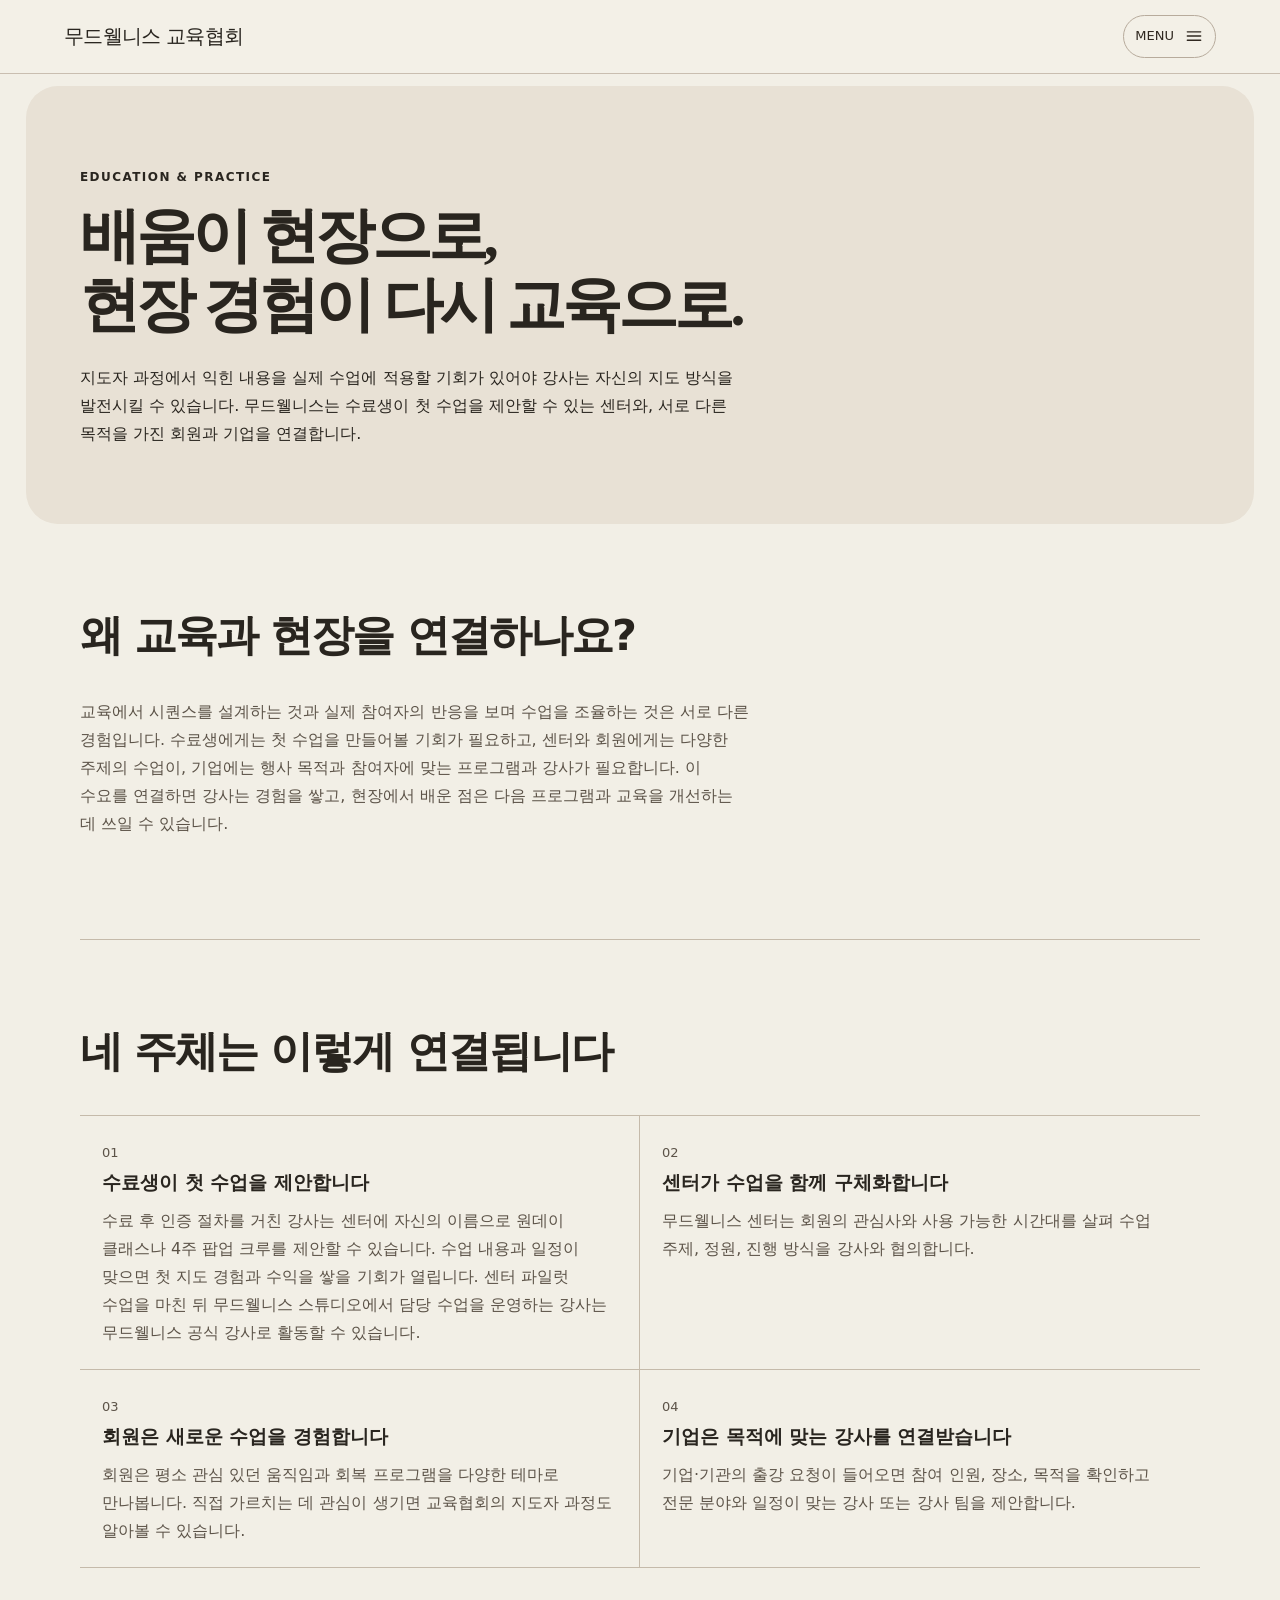
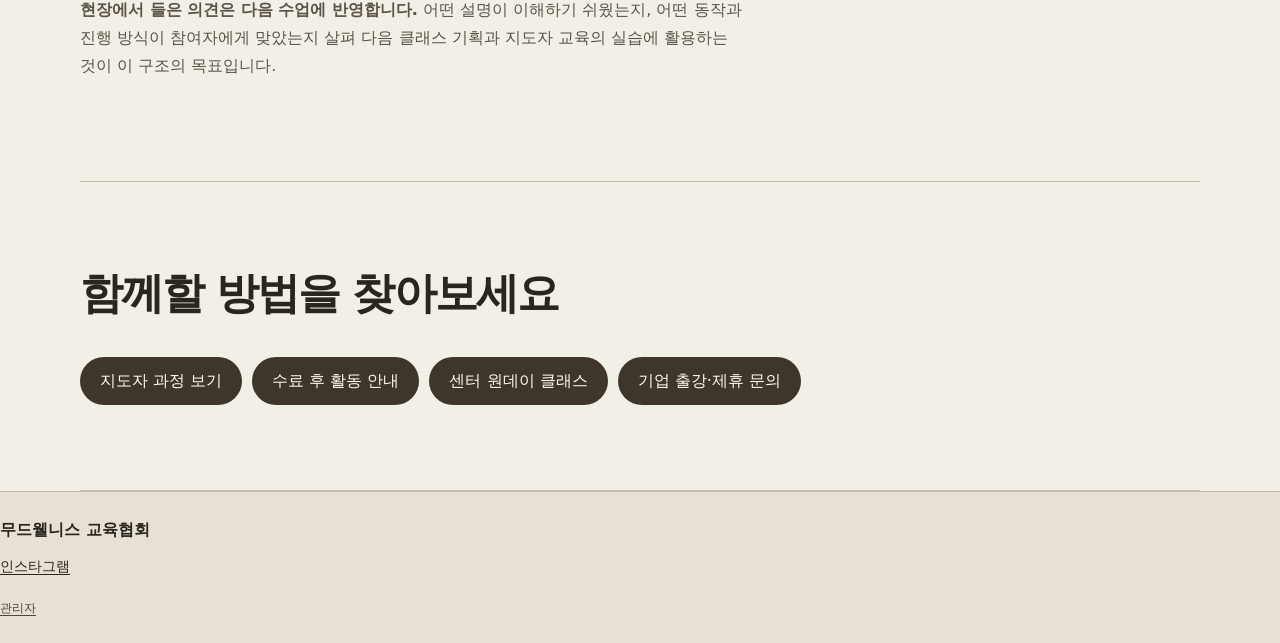
<file: cycle.html>
<!doctype html>
<html lang="ko"><head><meta charset="utf-8"><meta name="viewport" content="width=device-width, initial-scale=1"><meta name="description" content="수료생의 첫 수업부터 센터 회원과 기업 현장까지, 무드웰니스가 교육과 현장을 연결하는 이유."><title>교육과 현장의 선순환 | 무드웰니스 교육협회</title>
<style>
:root{color-scheme:light;--paper:#f3f0e7;--ink:#28221d;--muted:#65594f;--line:#c9beb0;--dark:#3e332c}
*{box-sizing:border-box}body{margin:0;background:var(--paper);color:var(--ink);font:16px/1.75 "Apple SD Gothic Neo","Malgun Gothic",system-ui,sans-serif;word-break:keep-all}a{color:inherit}a:focus-visible{outline:2px solid #95745a;outline-offset:5px}
.wrap{width:min(1120px,90vw);margin-inline:auto}header .wrap,footer .wrap{display:flex;justify-content:space-between;align-items:center;gap:12px;flex-wrap:wrap;padding-block:16px}header a{text-decoration:none}header nav{display:flex;gap:18px;flex-wrap:wrap;font-size:14px}
.hero{background:radial-gradient(ellipse at 92% 100%,#9e8169,transparent 55%),linear-gradient(128deg,#30261f,#514137);color:#fffaf0;padding:clamp(56px,10vw,122px) 0}.hero small{font-size:12px;letter-spacing:.12em;font-weight:700}h1,h2,h3,p{margin-top:0}h1{font-size:clamp(36px,6vw,76px);letter-spacing:-.065em;line-height:1.15;margin:12px 0 24px}h2{font-size:clamp(26px,4vw,43px);letter-spacing:-.045em;line-height:1.25}h3{font-size:19px;margin-bottom:8px}.hero p,.section>p{max-width:66ch}.hero p{margin-bottom:0}.section{padding:clamp(40px,7vw,85px) 0;border-bottom:1px solid var(--line)}.section p{color:var(--muted)}ol{display:grid;grid-template-columns:repeat(2,minmax(0,1fr));padding:0;margin:28px 0;list-style:none;border-top:1px solid var(--line);counter-reset:phase}li{counter-increment:phase;padding:22px;border-bottom:1px solid var(--line)}li:nth-child(odd){border-right:1px solid var(--line)}li::before{content:counter(phase,decimal-leading-zero);font-size:13px;color:var(--muted)}li p{margin:0}.actions{display:flex;flex-wrap:wrap;gap:10px}.button{display:inline-block;border-radius:999px;padding:10px 16px;background:var(--dark);color:#fffaf0;text-decoration:none}footer{background:var(--dark);color:#fffaf0}@media(max-width:620px){ol{grid-template-columns:1fr}li:nth-child(odd){border-right:0}li{padding-inline:0}}
</style><style>
.edu-button,.inner-link-btn,.button{transition:transform .2s ease,box-shadow .2s ease}
@media(hover:hover){.edu-button:hover,.inner-link-btn:hover,.button:hover{transform:translateY(-2px);box-shadow:0 5px 15px rgb(40 34 29 / .18)}}
@keyframes mw-rise{from{opacity:.45;transform:translateY(12px)}to{opacity:1;transform:translateY(0)}}
@media(prefers-reduced-motion:no-preference){.mw-enter{animation:mw-rise .48s ease-out both}}
@media(prefers-reduced-motion:reduce){html{scroll-behavior:auto!important}.edu-button,.inner-link-btn,.button{transition:none}}
</style>
<style>.edu-admin-footer{display:block;width:fit-content;margin-top:12px;font-size:12px;opacity:.8}.edu-photo-gallery{display:grid;grid-template-columns:repeat(auto-fit,minmax(min(100%,240px),1fr));gap:12px;margin:18px 0}.edu-photo-gallery img{display:block;width:100%;height:auto;max-height:540px;object-fit:contain;border-radius:8px;background:#e8dfd1}.edu-profile .edu-photo-gallery img{object-fit:contain}</style><link rel="stylesheet" href="./association.css?v=readability-20261122">
<link rel="stylesheet" href="./edu-menu.css?v=1"><script defer src="./edu-menu.js?v=1"></script></head><body>
<header class="edu-nav"><a class="edu-brand" href="./">무드웰니스 교육협회</a><button type="button" class="edu-menu-trigger" data-edu-menu-open aria-expanded="false" aria-controls="edu-navigation-drawer" aria-label="전체 메뉴 열기"><span>MENU</span><svg viewBox="0 0 24 24" aria-hidden="true"><path d="M4 7h16M4 12h16M4 17h16"/></svg></button></header><div class="edu-drawer-backdrop" data-edu-menu-backdrop aria-hidden="true"></div><aside id="edu-navigation-drawer" class="edu-drawer" role="dialog" aria-modal="true" aria-label="교육협회 전체 메뉴" aria-hidden="true" inert><div class="edu-drawer-head"><div><span class="edu-drawer-kicker">MOOD WELLNESS EDUCATION</span><h2>Explore & Learn</h2></div><button type="button" class="edu-drawer-close" data-edu-menu-close aria-label="메뉴 닫기">×</button></div><nav aria-label="교육협회 전체 카테고리"><a href="./">홈</a><a href="./courses.html">교육 과정</a><a href="./calendar.html">교육 일정</a><a href="./instructors.html">교육 강사진</a><p class="edu-drawer-group">ABOUT & PARTNERSHIP</p><a class="edu-drawer-feature" href="./completion.html">수료·자격 안내</a><a class="edu-drawer-feature" href="./cycle.html">교육 선순환 구조</a><a class="edu-drawer-feature" href="./directory.html">협회 인증 강사</a><a class="edu-drawer-feature" href="./partners.html">기업 출강·제휴</a><p class="edu-drawer-group">MOOD WELLNESS</p><a class="edu-drawer-feature" href="https://02younge.github.io/Moodwellness/">스튜디오 홈페이지</a></nav><p class="edu-drawer-footer">움직임을 이해하고, 현장에서 가르칩니다.</p></aside>
<main><section class="hero"><div class="wrap"><small>EDUCATION & PRACTICE</small><h1>배움이 현장으로,<br>현장 경험이 다시 교육으로.</h1><p>지도자 과정에서 익힌 내용을 실제 수업에 적용할 기회가 있어야 강사는 자신의 지도 방식을 발전시킬 수 있습니다. 무드웰니스는 수료생이 첫 수업을 제안할 수 있는 센터와, 서로 다른 목적을 가진 회원과 기업을 연결합니다.</p></div></section>
<section class="wrap section"><h2>왜 교육과 현장을 연결하나요?</h2><p>교육에서 시퀀스를 설계하는 것과 실제 참여자의 반응을 보며 수업을 조율하는 것은 서로 다른 경험입니다. 수료생에게는 첫 수업을 만들어볼 기회가 필요하고, 센터와 회원에게는 다양한 주제의 수업이, 기업에는 행사 목적과 참여자에 맞는 프로그램과 강사가 필요합니다. 이 수요를 연결하면 강사는 경험을 쌓고, 현장에서 배운 점은 다음 프로그램과 교육을 개선하는 데 쓰일 수 있습니다.</p></section>
<section class="wrap section"><h2>네 주체는 이렇게 연결됩니다</h2><ol>
<li><h3>수료생이 첫 수업을 제안합니다</h3><p>수료 후 인증 절차를 거친 강사는 센터에 자신의 이름으로 원데이 클래스나 4주 팝업 크루를 제안할 수 있습니다. 수업 내용과 일정이 맞으면 첫 지도 경험과 수익을 쌓을 기회가 열립니다. 센터 파일럿 수업을 마친 뒤 무드웰니스 스튜디오에서 담당 수업을 운영하는 강사는 무드웰니스 공식 강사로 활동할 수 있습니다.</p></li>
<li><h3>센터가 수업을 함께 구체화합니다</h3><p>무드웰니스 센터는 회원의 관심사와 사용 가능한 시간대를 살펴 수업 주제, 정원, 진행 방식을 강사와 협의합니다.</p></li>
<li><h3>회원은 새로운 수업을 경험합니다</h3><p>회원은 평소 관심 있던 움직임과 회복 프로그램을 다양한 테마로 만나봅니다. 직접 가르치는 데 관심이 생기면 교육협회의 지도자 과정도 알아볼 수 있습니다.</p></li>
<li><h3>기업은 목적에 맞는 강사를 연결받습니다</h3><p>기업·기관의 출강 요청이 들어오면 참여 인원, 장소, 목적을 확인하고 전문 분야와 일정이 맞는 강사 또는 강사 팀을 제안합니다.</p></li>
</ol><p><strong>현장에서 들은 의견은 다음 수업에 반영합니다.</strong> 어떤 설명이 이해하기 쉬웠는지, 어떤 동작과 진행 방식이 참여자에게 맞았는지 살펴 다음 클래스 기획과 지도자 교육의 실습에 활용하는 것이 이 구조의 목표입니다.</p></section>
<section class="wrap section"><h2>함께할 방법을 찾아보세요</h2><div class="actions"><a class="button" href="./courses.html">지도자 과정 보기</a><a class="button" href="./completion.html">수료 후 활동 안내</a><a class="button" href="https://02younge.github.io/Moodwellness/#oneday">센터 원데이 클래스</a><a class="button" href="./partners.html">기업 출강·제휴 문의</a></div></section></main>
<footer class="edu-foot"><strong>무드웰니스 교육협회</strong><div><a href="https://www.instagram.com/moodwellness_edu/">인스타그램</a></div><a class="edu-admin-footer" href="./admin.html">관리자</a></footer><script>
(() => {
  if (!matchMedia('(prefers-reduced-motion: no-preference)').matches || !('IntersectionObserver' in window)) return;
  const observer = new IntersectionObserver(entries => {
    for (const entry of entries) {
      if (!entry.isIntersecting) continue;
      observer.unobserve(entry.target);
      entry.target.classList.add('mw-enter');
      entry.target.addEventListener('animationend', () => entry.target.classList.remove('mw-enter'), { once: true });
    }
  }, { threshold: .12 });
  document.querySelectorAll('.edu-hero h1, .hero h1, main section h2, .edu-grid article, .curr-col, main ol li').forEach(node => observer.observe(node));
})();
</script>
</body></html>
</file>
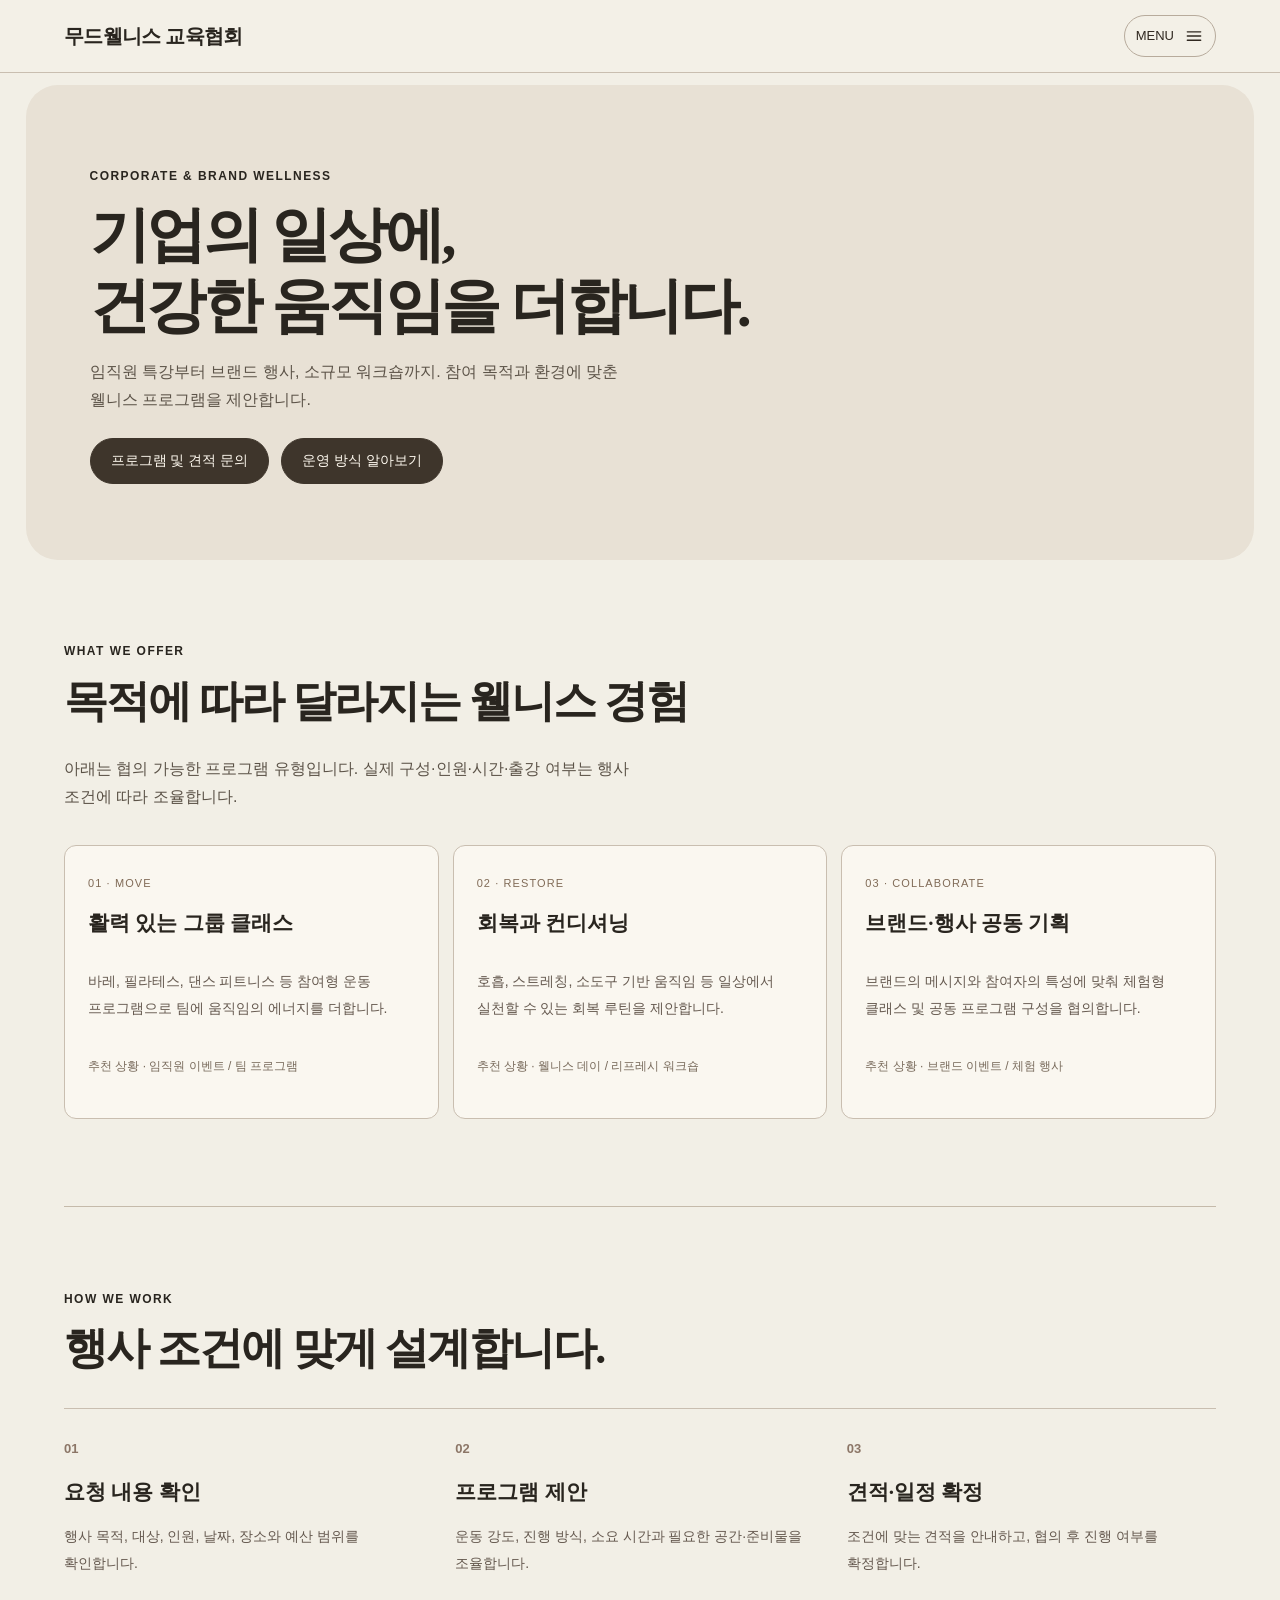
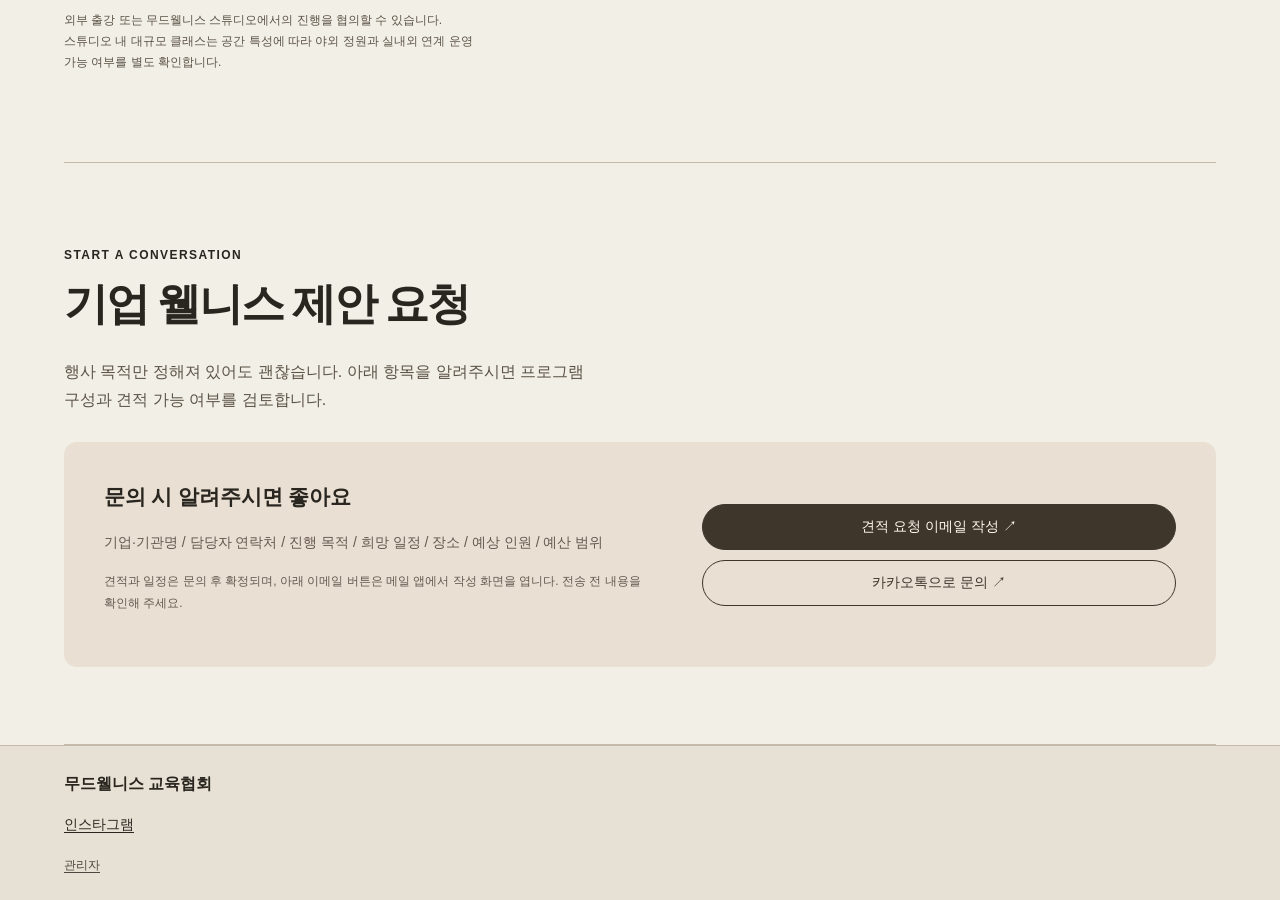
<file: partners.html>
<!DOCTYPE html>
<html lang="ko">
<head>
    <meta charset="UTF-8">
    <meta name="viewport" content="width=device-width, initial-scale=1.0">
    <title>기업 출강·제휴 | 무드웰니스 교육협회</title>
    <style>
        html {
            scroll-behavior: smooth;
        }
        
        *, *::before, *::after {
            box-sizing: border-box;
        }
        
        body {
            font-family: 'Malgun Gothic', 'Apple SD Gothic Neo', sans-serif;
            margin: 0;
            padding: 0;
            background-color: #fcfbfa;
            color: #333333;
            font-size: 11pt;
            line-height: 1.6;
        }

        /* 고정 네비게이션 바 */
        .navbar {
            position: fixed;
            top: 0;
            left: 0;
            width: 100%;
            height: 60px;
            background-color: rgba(43, 35, 33, 0.95);
            display: flex;
            justify-content: space-between;
            align-items: center;
            padding: 0 30px;
            z-index: 1000;
            box-shadow: 0 2px 10px rgba(0,0,0,0.1);
        }

        .navbar .logo {
            color: #ffffff;
            font-weight: bold;
            font-size: 14pt;
            letter-spacing: 1px;
        }

        .navbar .nav-links {
            display: flex;
            gap: 20px;
        }

        .navbar .nav-links a {
            color: #e0dcd8;
            text-decoration: none;
            font-size: 10.5pt;
            font-weight: 500;
            transition: color 0.3s;
        }

        .navbar .nav-links a:hover {
            color: #d4b29c;
        }
        
        /* 우측 상시 플로팅 버튼 그룹 */
        .floating-group {
            position: fixed;
            right: 25px;
            bottom: 25px;
            display: flex;
            flex-direction: column;
            gap: 10px;
            z-index: 9999;
        }

        .floating-btn {
            width: 220px;
            height: 48px;
            text-decoration: none;
            border-radius: 25px;
            display: flex;
            justify-content: center;
            align-items: center;
            font-weight: bold;
            font-size: 10pt;
            box-shadow: 0 4px 12px rgba(0,0,0,0.15);
            transition: transform 0.2s, background-color 0.2s;
        }

        .floating-btn:hover {
            transform: scale(1.03);
        }

        .floating-kakao {
            background-color: #FEE500;
            color: #191919;
        }

        .floating-kakao:hover {
            background-color: #fada0a;
        }

        .floating-apply {
            background-color: #7d2d3b;
            color: #ffffff;
        }

        .floating-apply:hover {
            background-color: #63232e;
        }

        .floating-icon {
            margin-right: 6px;
            font-size: 12pt;
        }
        
        .section {
            padding: 100px 30px 80px 30px;
            min-height: 100vh;
            display: flex;
            flex-direction: column;
            justify-content: center;
            align-items: center;
            scroll-margin-top: 60px;
        }
        
        /* 1. 히어로 섹션 */
        #hero {
            background-color: #2b2321;
            color: #ffffff;
            text-align: center;
            padding-top: 140px;
        }
        
        .hero-tag {
            font-size: 12pt;
            letter-spacing: 3px;
            color: #d4b29c;
            margin-bottom: 15px;
            font-weight: bold;
        }
        
        .hero-title {
            font-size: 32pt;
            font-weight: bold;
            line-height: 1.4;
            margin: 0 0 20px 0;
            color: #ffffff;
        }
        
        .hero-sub {
            font-size: 15pt;
            color: #e0dcd8;
            margin-bottom: 40px;
        }
        
        .hero-keywords {
            display: flex;
            gap: 15px;
            margin-bottom: 50px;
        }
        
        .keyword-badge {
            background-color: rgba(212, 178, 156, 0.2);
            border: 1px solid rgba(212, 178, 156, 0.4);
            padding: 8px 25px;
            border-radius: 25px;
            font-size: 11pt;
            color: #d4b29c;
        }

        .cta-btn {
            display: inline-block;
            background-color: #d4b29c;
            color: #2b2321;
            padding: 15px 40px;
            border-radius: 4px;
            font-weight: bold;
            text-decoration: none;
            font-size: 12pt;
            transition: background-color 0.3s;
            margin-top: 10px;
        }

        .cta-btn:hover {
            background-color: #c39e87;
        }
        
        /* 2. 가치관 섹션 */
        #value {
            background-color: #f5f1ed;
            text-align: center;
        }
        
        .section-label {
            font-size: 11pt;
            text-transform: uppercase;
            letter-spacing: 3px;
            color: #8c7667;
            margin-bottom: 15px;
            font-weight: bold;
        }
        
        .value-title {
            font-size: 24pt;
            color: #4a3b32;
            margin-bottom: 30px;
            line-height: 1.5;
            max-width: 900px;
        }
        
        .value-text {
            font-size: 13pt;
            color: #5a4f46;
            max-width: 800px;
            margin: 0 auto;
            line-height: 1.9;
        }
        
        /* 3. 철학 및 특징 섹션 */
        #philosophy {
            background-color: #faf7f5;
        }
        
        .philo-card {
            text-align: center;
            max-width: 800px;
            margin-bottom: 60px;
            background: #ffffff;
            padding: 40px;
            border-radius: 8px;
            border: 1px solid #eaded7;
        }

        .philo-title {
            font-size: 24pt;
            color: #7d2d3b;
            margin-bottom: 20px;
            font-weight: bold;
        }
        
        .philo-text {
            font-size: 12pt;
            color: #555555;
            line-height: 1.9;
        }
        
        .why-grid {
            display: flex;
            gap: 25px;
            max-width: 1100px;
            width: 100%;
        }
        
        .why-col {
            flex: 1;
            background-color: #ffffff;
            border: 1px solid #e8e3de;
            border-radius: 8px;
            padding: 35px 25px;
            box-shadow: 0 4px 15px rgba(0,0,0,0.02);
        }
        
        .col-num {
            font-size: 18pt;
            font-weight: bold;
            color: #7d2d3b;
            margin-bottom: 10px;
        }
        
        .col-title {
            font-size: 14pt;
            font-weight: bold;
            color: #333333;
            margin-bottom: 15px;
            border-left: 4px solid #7d2d3b;
            padding-left: 10px;
        }
        
        .col-desc {
            font-size: 11pt;
            color: #666666;
            line-height: 1.7;
        }
        
        /* 4. 커리큘럼 섹션 */
        #curriculum {
            background-color: #ffffff;
        }

        .curr-main-title {
            font-size: 26pt;
            color: #4a3b32;
            text-align: center;
            margin-bottom: 50px;
            font-weight: bold;
        }
        
        .curr-grid {
            display: flex;
            gap: 30px;
            max-width: 1100px;
            width: 100%;
        }
        
        .curr-col {
            flex: 1;
            background-color: #ffffff;
            border: 1px solid #e8e3de;
            border-top: 5px solid #7d2d3b;
            border-radius: 4px;
            padding: 40px 30px;
            display: flex;
            flex-direction: column;
        }
        
        .curr-col.accent {
            border-top-color: #8c7667;
        }
        
        .curr-type {
            font-size: 18pt;
            font-weight: bold;
            color: #333333;
            margin-bottom: 5px;
        }
        
        .curr-subtype {
            font-size: 11pt;
            color: #888888;
            margin-bottom: 30px;
        }
        
        .curr-section-title {
            font-size: 12pt;
            font-weight: bold;
            color: #7d2d3b;
            margin-bottom: 15px;
            margin-top: 20px;
        }

        .curr-col.accent .curr-section-title {
            color: #8c7667;
        }
        
        .curr-list {
            list-style: none;
            padding: 0;
            margin: 0 0 30px 0;
        }
        
        .curr-list li {
            font-size: 11pt;
            color: #555555;
            margin-bottom: 10px;
            padding-left: 22px;
            position: relative;
        }
        
        .curr-list li::before {
            content: "✓";
            position: absolute;
            left: 0;
            color: #7d2d3b;
            font-weight: bold;
        }
        
        .curr-col.accent .curr-list li::before {
            color: #8c7667;
        }
        
        .curr-detail-list {
            list-style: none;
            padding: 0;
            margin: 0;
        }
        
        .curr-detail-list li {
            font-size: 10.5pt;
            color: #666666;
            margin-bottom: 8px;
            padding-left: 15px;
            position: relative;
        }

        .curr-detail-list li::before {
            content: "•";
            position: absolute;
            left: 0;
            color: #ccc;
        }

        .inner-link-btn {
            margin-top: auto;
            background-color: #7d2d3b;
            color: #ffffff;
            text-align: center;
            padding: 12px 20px;
            border-radius: 4px;
            font-weight: bold;
            text-decoration: none;
            font-size: 11pt;
            cursor: pointer;
            border: none;
            transition: background-color 0.3s;
        }

        .curr-col.accent .inner-link-btn {
            background-color: #8c7667;
        }

        .inner-link-btn:hover {
            background-color: #63232e;
        }

        .curr-col.accent .inner-link-btn:hover {
            background-color: #725f52;
        }
        
        /* 5. 추천 대상 섹션 */
        #target {
            background-color: #fcfbfa;
        }
        
        .target-grid {
            display: grid;
            grid-template-columns: repeat(2, 1fr);
            gap: 25px;
            max-width: 1100px;
            width: 100%;
            margin-top: 20px;
        }
        
        .target-inner {
            background-color: #ffffff;
            border: 1px solid #eeded7;
            border-radius: 8px;
            padding: 35px;
            box-shadow: 0 4px 10px rgba(0,0,0,0.01);
        }
        
        .target-num {
            font-size: 13pt;
            color: #8c7667;
            font-weight: bold;
            margin-bottom: 5px;
        }
        
        .target-title {
            font-size: 14pt;
            font-weight: bold;
            color: #7d2d3b;
            margin-bottom: 20px;
        }
        
        .target-list {
            padding-left: 20px;
            margin: 0;
        }
        
        .target-list li {
            font-size: 10.5pt;
            color: #555555;
            margin-bottom: 12px;
            line-height: 1.6;
        }
        
        /* 6. 푸터 섹션 */
        .footer {
            background-color: #7d2d3b;
            color: #ffffff;
            padding: 60px 30px;
            text-align: center;
            width: 100%;
        }
        
        .footer-cta {
            font-size: 20pt;
            font-weight: bold;
            margin-bottom: 15px;
            color: #ffffff;
        }
        
        .footer-sub {
            font-size: 13pt;
            color: #e0c5c9;
            margin-bottom: 35px;
        }
        
        .footer-btn {
            display: inline-block;
            background-color: #ffffff;
            color: #7d2d3b;
            padding: 15px 45px;
            border-radius: 4px;
            font-weight: bold;
            text-decoration: none;
            font-size: 12pt;
            transition: background-color 0.3s;
        }

        .footer-btn:hover {
            background-color: #f5f5f5;
        }
        
        .footer-info {
            margin-top: 50px;
            font-size: 9.5pt;
            color: #c9a0a6;
            border-top: 1px solid rgba(255,255,255,0.15);
            padding-top: 30px;
            line-height: 1.8;
        }

        /* 모달(Modal) 팝업 레이아웃 스타일 */
        .modal-overlay {
            position: fixed;
            top: 0;
            left: 0;
            width: 100%;
            height: 100%;
            background-color: rgba(0,0,0,0.7);
            display: none;
            justify-content: center;
            align-items: center;
            z-index: 10000;
            padding: 20px;
        }

        .modal-content {
            background-color: #fcfbfa;
            width: 100%;
            max-width: 800px;
            max-height: 85vh;
            border-radius: 8px;
            overflow-y: auto;
            padding: 40px 30px;
            position: relative;
            box-shadow: 0 5px 25px rgba(0,0,0,0.3);
        }

        .modal-close-btn {
            position: absolute;
            top: 20px;
            right: 20px;
            font-size: 20pt;
            background: none;
            border: none;
            color: #555555;
            cursor: pointer;
            font-weight: bold;
        }

        .modal-header-tag {
            font-size: 10.5pt;
            color: #8c7667;
            font-weight: bold;
            letter-spacing: 1px;
            margin-bottom: 5px;
        }

        .modal-title {
            font-size: 22pt;
            color: #7d2d3b;
            font-weight: bold;
            margin: 0 0 10px 0;
            line-height: 1.4;
        }

        .modal-subtitle {
            font-size: 13pt;
            color: #333333;
            margin-bottom: 25px;
            border-bottom: 2px solid #eeded7;
            padding-bottom: 15px;
            font-weight: 500;
        }

        .modal-section {
            margin-bottom: 30px;
        }

        .modal-section-title {
            font-size: 13pt;
            font-weight: bold;
            color: #4a3b32;
            margin-bottom: 12px;
            border-left: 4px solid #7d2d3b;
            padding-left: 10px;
        }

        .modal-intro-text {
            font-size: 11pt;
            color: #555555;
            line-height: 1.8;
            background-color: #f5f1ed;
            padding: 20px;
            border-radius: 6px;
        }

        .modal-features-grid {
            display: grid;
            grid-template-columns: repeat(3, 1fr);
            gap: 15px;
            margin-top: 15px;
        }

        .modal-feat-box {
            background: #ffffff;
            border: 1px solid #e8e3de;
            padding: 20px 15px;
            border-radius: 6px;
        }

        .modal-feat-num {
            font-size: 11pt;
            font-weight: bold;
            color: #7d2d3b;
            margin-bottom: 5px;
        }

        .modal-feat-title {
            font-size: 11.5pt;
            font-weight: bold;
            color: #333333;
            margin-bottom: 8px;
        }

        .modal-feat-desc {
            font-size: 9.5pt;
            color: #666666;
            line-height: 1.6;
        }

        /* 모달 팝업 내부의 교육 혜택 전용 그리드 레이아웃 */
        .modal-benefits-grid {
            display: grid;
            grid-template-columns: repeat(2, 1fr);
            gap: 15px;
            margin-top: 15px;
        }

        .modal-benefit-box {
            background-color: #f5f1ed;
            border: 1px solid #e8e3de;
            border-radius: 6px;
            padding: 20px;
            display: flex;
            align-items: center;
            gap: 15px;
        }

        .modal-benefit-icon {
            font-size: 18pt;
            background-color: #ffffff;
            width: 45px;
            height: 45px;
            border-radius: 50%;
            display: flex;
            justify-content: center;
            align-items: center;
            color: #7d2d3b;
            flex-shrink: 0;
            box-shadow: 0 2px 5px rgba(0,0,0,0.05);
        }

        .modal-benefit-text {
            font-size: 11pt;
            font-weight: bold;
            color: #4a3b32;
            line-height: 1.4;
        }

        .modal-step-box {
            background: #ffffff;
            border: 1px solid #eaded7;
            padding: 25px;
            border-radius: 6px;
            margin-bottom: 15px;
        }

        .modal-step-title {
            font-size: 12pt;
            font-weight: bold;
            color: #ffffff;
            background-color: #5a4f46;
            padding: 8px 15px;
            border-radius: 4px;
            margin-bottom: 15px;
            display: inline-block;
        }

        .modal-step-box:last-child .modal-step-title {
            background-color: #443a33;
        }

        .modal-step-list {
            margin: 0;
            padding-left: 20px;
        }

        .modal-step-list li {
            font-size: 10.5pt;
            color: #444444;
            margin-bottom: 8px;
            line-height: 1.6;
        }

        @media (max-width: 768px) {
            .why-grid, .curr-grid, .target-grid, .modal-features-grid, .modal-benefits-grid {
                flex-direction: column;
                grid-template-columns: 1fr;
            }
            .navbar .nav-links {
                display: none;
            }
            .hero-title {
                font-size: 22pt;
            }
            .floating-group {
                right: 15px;
                bottom: 15px;
            }
            .floating-btn {
                width: 190px;
                height: 42px;
                font-size: 9pt;
            }
        }
    </style>
<style>:root{--paper:#f3f0e7;--ink:#28221d;--muted:#65594f;--line:#c9beb0;--dark:#3e332c}body{background:var(--paper);color:var(--ink);font-family:"Apple SD Gothic Neo","Malgun Gothic",sans-serif;font-size:16px;line-height:1.7}.edu-nav{display:flex;flex-wrap:wrap;justify-content:space-between;align-items:center;gap:12px;padding:16px max(5vw,20px);border-bottom:1px solid var(--line)}.edu-nav a,.edu-foot a{color:inherit;text-decoration:none}.edu-nav nav{display:flex;gap:clamp(10px,2vw,24px);flex-wrap:wrap;font-size:14px}.edu-brand{font-weight:800}.edu-hero{padding:clamp(60px,10vw,140px) max(5vw,20px);background:radial-gradient(ellipse at 87% 100%,#aa917b 0%,transparent 57%),linear-gradient(128deg,#312820,#524338 70%);color:#fffaf0}.edu-hero h1{font-size:clamp(34px,6vw,84px);line-height:1.14;letter-spacing:-.065em;margin:15px 0 24px;word-break:keep-all}.edu-hero p{max-width:570px}.edu-kicker{font-size:12px;letter-spacing:.12em;font-weight:700}.edu-section,#curriculum.section{width:min(1160px,90vw);margin:auto;padding:clamp(48px,7vw,100px) 0;border-bottom:1px solid var(--line);text-align:left;background:transparent;max-width:none}.edu-section h2,#curriculum .curr-main-title{font-size:clamp(28px,4vw,52px);line-height:1.24;letter-spacing:-.045em;margin:8px 0 24px;color:var(--ink)}.edu-grid{display:grid;grid-template-columns:repeat(auto-fit,minmax(min(100%,245px),1fr));gap:0;border-top:1px solid var(--line)}.edu-grid article{padding:24px;border-bottom:1px solid var(--line);border-right:1px solid var(--line)}.edu-grid article:last-child{border-right:0}.edu-grid h3{margin:0 0 8px}.edu-grid p,.edu-section>p{color:var(--muted);max-width:70ch}.edu-actions{display:flex;flex-wrap:wrap;gap:12px;margin-top:24px}.edu-button,.inner-link-btn{display:inline-block;border:1px solid var(--dark);border-radius:999px;padding:10px 19px;color:#fffaf0;background:var(--dark);text-decoration:none;font:inherit;font-size:14px;cursor:pointer}.edu-hero .edu-button{background:#fffaf0;color:var(--ink);border-color:#fffaf0}.edu-hero .edu-button.secondary{background:transparent;color:#fffaf0}.edu-foot{background:var(--dark);color:#fffaf0;padding:36px 5vw}.edu-foot a{display:inline-block;margin:8px 20px 0 0;text-decoration:underline}#curriculum .curr-grid{display:grid;grid-template-columns:repeat(2,minmax(0,1fr));gap:20px}#curriculum .curr-col{background:#ebe4da;color:var(--ink);border:1px solid var(--line);box-shadow:none;padding:clamp(17px,3vw,34px)}#curriculum .curr-col.accent{background:#e2d7ca}#curriculum .section-label{color:var(--muted)}a:focus-visible,button:focus-visible{outline:2px solid #95745a;outline-offset:4px}@media(max-width:700px){#curriculum .curr-grid{grid-template-columns:1fr}.edu-grid article{border-right:0}}@media(prefers-reduced-motion:reduce){html{scroll-behavior:auto}}</style>
<style>
.edu-button,.inner-link-btn,.button{transition:transform .2s ease,box-shadow .2s ease}
@media(hover:hover){.edu-button:hover,.inner-link-btn:hover,.button:hover{transform:translateY(-2px);box-shadow:0 5px 15px rgb(40 34 29 / .18)}}
@keyframes mw-rise{from{opacity:.45;transform:translateY(12px)}to{opacity:1;transform:translateY(0)}}
@media(prefers-reduced-motion:no-preference){.mw-enter{animation:mw-rise .48s ease-out both}}
@media(prefers-reduced-motion:reduce){html{scroll-behavior:auto!important}.edu-button,.inner-link-btn,.button{transition:none}}
</style>
<style>
.edu-nav{position:sticky;top:0;background:#f3f0e7;z-index:5}.edu-nav nav a:hover{text-decoration:underline}.edu-page-hero{padding:clamp(42px,7vw,95px) 5vw;background:linear-gradient(118deg,#30261f,#6a5749);color:#fffaf0}.edu-page-hero h1{font-size:clamp(35px,6vw,72px);letter-spacing:-.055em;line-height:1.18;margin:12px 0}.edu-page-hero p{max-width:58ch;margin-bottom:0}.feature-links{display:grid;grid-template-columns:repeat(auto-fit,minmax(min(100%,220px),1fr));gap:14px}.feature-links a{display:block;padding:24px;background:#e8dfd1;border:1px solid #c9beb0;border-radius:12px;text-decoration:none;color:#28221d;transition:background .2s}.feature-links a:hover{background:#dacbbb}.feature-links strong{display:block;font-size:19px}.edu-section .modal-section{margin:24px 0;padding:clamp(18px,4vw,32px);background:#fffaf1;border:1px solid #c9beb0;border-radius:12px}.edu-section .modal-section-title{font-size:clamp(19px,3vw,26px);color:#382b23}.edu-section .modal-feat-box,.edu-section .modal-step-box{background:#f0e8dc;color:#28221d}.edu-section .modal-grid,.edu-section .modal-feat-grid{gap:12px}.edu-section .modal-text{color:#51473e}.edu-section .modal-subtitle{color:#51473e}.cal-bar{display:flex;align-items:center;justify-content:space-between;gap:12px;margin-bottom:16px}.cal-bar h2{margin:0}.cal-grid{display:grid;grid-template-columns:repeat(7,minmax(0,1fr));gap:2px}.cal-day{background:#fffaf1;min-height:76px;padding:6px;border:1px solid #ddd1c2;overflow-wrap:anywhere}.cal-day.empty{background:transparent;border-color:transparent}.cal-week{text-align:center;font-weight:700;font-size:13px}.cal-event{display:block;width:100%;border:0;text-align:left;background:#e3d4c4;color:#30261f;border-radius:4px;padding:4px;cursor:pointer;margin-top:4px}.edu-panel{margin:20px 0;padding:24px;background:#ebe2d4;border-radius:12px}.edu-form{display:grid;gap:12px;max-width:640px}.edu-form label{display:grid;gap:3px}.edu-form input,.edu-form textarea,.edu-form select{width:100%;font:inherit;padding:8px;border:1px solid #a89989;border-radius:6px;background:#fffcf5}.edu-form input[type=checkbox]{width:auto}.edu-form button{justify-self:start}.edu-panel pre{font:inherit;white-space:pre-wrap;overflow-wrap:anywhere}.edu-profile img{width:100%;max-height:260px;object-fit:cover;border-radius:8px}.edu-profile p{white-space:pre-wrap}@media(max-width:560px){.cal-day{min-height:45px;padding:2px;font-size:12px}.cal-event{font-size:10px;padding:2px}.edu-panel{padding:14px}.edu-nav nav{gap:8px 12px}}
</style><style>.edu-admin-footer{display:block;width:fit-content;margin-top:12px;font-size:12px;opacity:.8}.edu-photo-gallery{display:grid;grid-template-columns:repeat(auto-fit,minmax(min(100%,240px),1fr));gap:12px;margin:18px 0}.edu-photo-gallery img{display:block;width:100%;height:auto;max-height:540px;object-fit:contain;border-radius:8px;background:#e8dfd1}.edu-profile .edu-photo-gallery img{object-fit:contain}</style><link rel="stylesheet" href="./association.css?v=readability-20261122">
<link rel="stylesheet" href="./edu-menu.css?v=1"><script defer src="./edu-menu.js?v=1"></script><style>
.mw-b2b .mw-b2b-grid{display:grid;grid-template-columns:repeat(3,minmax(0,1fr));gap:14px;margin:34px 0 10px}
.mw-b2b-grid article{display:flex;flex-direction:column;padding:28px 23px;border:1px solid #c9beb0;background:#faf7f0;border-radius:12px;min-width:0}
.mw-b2b-grid article>span{font-size:11px;letter-spacing:.1em;color:#806b57}
.mw-b2b-grid h3,.mw-b2b-steps h3,.mw-b2b-request h3{font-size:21px;font-family:var(--display,"Noto Serif KR",serif);line-height:1.5;margin:15px 0}
.mw-b2b-grid p,.mw-b2b-steps p,.mw-b2b-request p{font-size:14px;line-height:1.9;color:#65594f}
.mw-b2b-grid .mw-b2b-meta{margin-top:auto;padding-top:20px;color:#786a5b;font-size:12px}
.mw-b2b-steps{display:grid;grid-template-columns:repeat(3,minmax(0,1fr));gap:22px;border-top:1px solid #c9beb0;margin:30px 0 20px}
.mw-b2b-steps>div{padding-top:25px}.mw-b2b-steps strong{font-size:13px;color:#8c7667}
.mw-b2b-note{font-size:12px!important;line-height:1.9;color:#74685c}
.mw-b2b-request{display:grid;grid-template-columns:1.2fr 1fr;gap:30px;background:#e9dfd2;padding:clamp(22px,4vw,40px);border-radius:13px;margin-top:28px}
.mw-b2b-request h3{margin-top:0}.mw-b2b-request-actions{display:flex;flex-direction:column;justify-content:center;gap:10px}
.mw-b2b-request-actions .edu-button{text-align:center}.mw-b2b-alt{background:transparent!important;color:#3e352b!important}
@media(max-width:800px){.mw-b2b .mw-b2b-grid,.mw-b2b-steps,.mw-b2b-request{grid-template-columns:1fr}}
</style></head>
<body><header class="edu-nav"><a class="edu-brand" href="./">무드웰니스 교육협회</a><button type="button" class="edu-menu-trigger" data-edu-menu-open aria-expanded="false" aria-controls="edu-navigation-drawer" aria-label="전체 메뉴 열기"><span>MENU</span><svg viewBox="0 0 24 24" aria-hidden="true"><path d="M4 7h16M4 12h16M4 17h16"/></svg></button></header><div class="edu-drawer-backdrop" data-edu-menu-backdrop aria-hidden="true"></div><aside id="edu-navigation-drawer" class="edu-drawer" role="dialog" aria-modal="true" aria-label="교육협회 전체 메뉴" aria-hidden="true" inert><div class="edu-drawer-head"><div><span class="edu-drawer-kicker">MOOD WELLNESS EDUCATION</span><h2>Explore & Learn</h2></div><button type="button" class="edu-drawer-close" data-edu-menu-close aria-label="메뉴 닫기">×</button></div><nav aria-label="교육협회 전체 카테고리"><a href="./">홈</a><a href="./courses.html">교육 과정</a><a href="./calendar.html">교육 일정</a><a href="./instructors.html">교육 강사진</a><p class="edu-drawer-group">ABOUT & PARTNERSHIP</p><a class="edu-drawer-feature" href="./completion.html">수료·자격 안내</a><a class="edu-drawer-feature" href="./cycle.html">교육 선순환 구조</a><a class="edu-drawer-feature" href="./directory.html">협회 인증 강사</a><a class="edu-drawer-feature" href="./partners.html">기업 출강·제휴</a><p class="edu-drawer-group">MOOD WELLNESS</p><a class="edu-drawer-feature" href="https://02younge.github.io/Moodwellness/">스튜디오 홈페이지</a></nav><p class="edu-drawer-footer">움직임을 이해하고, 현장에서 가르칩니다.</p></aside><main><section class="edu-page-hero"><span class="edu-kicker">CORPORATE & BRAND WELLNESS</span><h1>기업의 일상에,<br>건강한 움직임을 더합니다.</h1><p>임직원 특강부터 브랜드 행사, 소규모 워크숍까지. 참여 목적과 환경에 맞춘 웰니스 프로그램을 제안합니다.</p><div class="edu-actions"><a class="edu-button" href="#proposal">프로그램 및 견적 문의</a><a class="edu-button secondary" href="#solutions">운영 방식 알아보기</a></div></section>
<section class="edu-section mw-b2b" id="solutions"><span class="edu-kicker">WHAT WE OFFER</span><h2>목적에 따라 달라지는 웰니스 경험</h2><p>아래는 협의 가능한 프로그램 유형입니다. 실제 구성·인원·시간·출강 여부는 행사 조건에 따라 조율합니다.</p>
<div class="mw-b2b-grid">
<article><span>01 · MOVE</span><h3>활력 있는 그룹 클래스</h3><p>바레, 필라테스, 댄스 피트니스 등 참여형 운동 프로그램으로 팀에 움직임의 에너지를 더합니다.</p><p class="mw-b2b-meta">추천 상황 · 임직원 이벤트 / 팀 프로그램</p></article>
<article><span>02 · RESTORE</span><h3>회복과 컨디셔닝</h3><p>호흡, 스트레칭, 소도구 기반 움직임 등 일상에서 실천할 수 있는 회복 루틴을 제안합니다.</p><p class="mw-b2b-meta">추천 상황 · 웰니스 데이 / 리프레시 워크숍</p></article>
<article><span>03 · COLLABORATE</span><h3>브랜드·행사 공동 기획</h3><p>브랜드의 메시지와 참여자의 특성에 맞춰 체험형 클래스 및 공동 프로그램 구성을 협의합니다.</p><p class="mw-b2b-meta">추천 상황 · 브랜드 이벤트 / 체험 행사</p></article>
</div></section>
<section class="edu-section mw-b2b" id="formats"><span class="edu-kicker">HOW WE WORK</span><h2>행사 조건에 맞게 설계합니다.</h2><div class="mw-b2b-steps">
<div><strong>01</strong><h3>요청 내용 확인</h3><p>행사 목적, 대상, 인원, 날짜, 장소와 예산 범위를 확인합니다.</p></div>
<div><strong>02</strong><h3>프로그램 제안</h3><p>운동 강도, 진행 방식, 소요 시간과 필요한 공간·준비물을 조율합니다.</p></div>
<div><strong>03</strong><h3>견적·일정 확정</h3><p>조건에 맞는 견적을 안내하고, 협의 후 진행 여부를 확정합니다.</p></div>
</div><p class="mw-b2b-note">외부 출강 또는 무드웰니스 스튜디오에서의 진행을 협의할 수 있습니다. 스튜디오 내 대규모 클래스는 공간 특성에 따라 야외 정원과 실내외 연계 운영 가능 여부를 별도 확인합니다.</p></section>
<section class="edu-section mw-b2b" id="proposal"><span class="edu-kicker">START A CONVERSATION</span><h2>기업 웰니스 제안 요청</h2><p>행사 목적만 정해져 있어도 괜찮습니다. 아래 항목을 알려주시면 프로그램 구성과 견적 가능 여부를 검토합니다.</p>
<div class="mw-b2b-request"><div><h3>문의 시 알려주시면 좋아요</h3><p>기업·기관명 / 담당자 연락처 / 진행 목적 / 희망 일정 / 장소 / 예상 인원 / 예산 범위</p><p class="mw-b2b-note">견적과 일정은 문의 후 확정되며, 아래 이메일 버튼은 메일 앱에서 작성 화면을 엽니다. 전송 전 내용을 확인해 주세요.</p></div><div class="mw-b2b-request-actions"><a class="edu-button" href="mailto:moodwellness@kakao.com?subject=%5B%EB%AC%B4%EB%93%9C%EC%9B%B0%EB%8B%88%EC%8A%A4%5D%20%EA%B8%B0%EC%97%85%20%EC%9B%B0%EB%8B%88%EC%8A%A4%20%EA%B2%AC%EC%A0%81%20%EB%AC%B8%EC%9D%98&body=%EA%B8%B0%EC%97%85%C2%B7%EA%B8%B0%EA%B4%80%EB%AA%85%3A%0A%EB%8B%B4%EB%8B%B9%EC%9E%90%20%EC%97%B0%EB%9D%BD%EC%B2%98%3A%0A%EC%A7%84%ED%96%89%20%EB%AA%A9%EC%A0%81%3A%0A%ED%9D%AC%EB%A7%9D%20%EB%82%A0%EC%A7%9C%2F%EC%8B%9C%EA%B0%84%3A%0A%EC%9E%A5%EC%86%8C%3A%0A%EC%98%88%EC%83%81%20%EC%9D%B8%EC%9B%90%3A%0A%EC%98%88%EC%82%B0%20%EB%B2%94%EC%9C%84%3A%0A%EA%B8%B0%ED%83%80%20%EC%9A%94%EC%B2%AD%3A">견적 요청 이메일 작성 ↗</a><a class="edu-button mw-b2b-alt" href="https://pf.kakao.com/_ujjxlX/chat" target="_blank" rel="noopener noreferrer">카카오톡으로 문의 ↗</a></div></div>
</section></main><footer class="edu-foot"><strong>무드웰니스 교육협회</strong><div><a href="https://www.instagram.com/moodwellness_edu/">인스타그램</a></div><a class="edu-admin-footer" href="./admin.html">관리자</a></footer><script>
(() => {
  if (!matchMedia('(prefers-reduced-motion: no-preference)').matches || !('IntersectionObserver' in window)) return;
  const observer = new IntersectionObserver(entries => {
    for (const entry of entries) {
      if (!entry.isIntersecting) continue;
      observer.unobserve(entry.target);
      entry.target.classList.add('mw-enter');
      entry.target.addEventListener('animationend', () => entry.target.classList.remove('mw-enter'), { once: true });
    }
  }, { threshold: .12 });
  document.querySelectorAll('.edu-hero h1, .hero h1, main section h2, .edu-grid article, .curr-col, main ol li').forEach(node => observer.observe(node));
})();
</script></body></html>
</file>
<file: association.css>
:root {
  --paper: #f2efe6;
  --ink: #29251f;
  --muted: #5c5348;
  --line: #c5baaa;
  --dark: #3e352b;
  --display: "Iowan Old Style", "Noto Serif KR", "Batang", Georgia, serif;
}
body { background: var(--paper); color: var(--ink); }
.edu-nav { background: var(--paper); border-color: var(--line); }
.edu-brand { letter-spacing: -.035em; }
body h1, .edu-section h2, #curriculum .curr-main-title, .curr-type, .feature-links strong {
  font-family: var(--display); font-weight: 600; word-break: keep-all;
}
.edu-page-hero, body .hero {
  background: radial-gradient(ellipse at 95% 0%, #82705b, transparent 68%), #3c3228;
}
body #hero.edu-hero {
  min-height: clamp(510px, 77svh, 800px);
  padding: clamp(68px, 11vw, 150px) max(5vw, 20px) clamp(125px, 16vw, 225px);
  align-items: flex-start;
  text-align: left;
  background-color: var(--paper);
  background-image:
    linear-gradient(to bottom, transparent 45%, rgb(242 239 230 / .12) 66%, var(--paper) 99%),
    linear-gradient(105deg, rgb(37 31 24 / .94), rgb(51 43 34 / .71) 46%, rgb(77 62 45 / .24)),
    url("https://02younge.github.io/Moodwellness/3.jpg");
  background-size: cover;
  background-position: center, center, center 44%;
}
.edu-hero h1 { max-width: 15ch; letter-spacing: -.055em; }
.edu-hero p { margin: 0; line-height: 1.85; }
.home-links { padding-top: clamp(18px, 4vw, 52px); }
.feature-links { gap: 1px; background: var(--line); border: 1px solid var(--line); }
.feature-links a { background: #ebe5d8; border: 0; border-radius: 0; min-height: 116px; }
.feature-links a:hover { background: #e1d7c7; }
.feature-links strong { margin-bottom: 5px; }
.edu-section .modal-section { background: #f8f4eb; border-radius: 4px; }
.edu-hero .edu-actions { row-gap: 8px; }
body footer a.edu-admin-footer {
  display: block;
  width: fit-content;
  margin: 18px 0 0;
  font-size: 12px;
  opacity: .82;
  text-underline-offset: 3px;
}
body footer:not(.edu-foot) a.edu-admin-footer { margin-left: max(5vw, 16px); }
@media (max-width: 600px) {
  body #hero.edu-hero { min-height: 0; padding-top: 68px; padding-bottom: 114px; }
  .edu-hero h1 { font-size: clamp(32px, 8.4vw, 49px); }
  .feature-links { grid-template-columns: 1fr; }
  .feature-links a { min-height: 0; padding: 17px; }
}

.edu-nav { padding: 12px max(5vw, 16px); box-shadow: none; }
.edu-nav nav a { padding: 4px 0; border-bottom: 1px solid transparent; }
.edu-nav nav a[aria-current] { border-color: currentColor; font-weight: 700; }
.edu-nav nav a:hover { text-underline-offset: 4px; }
body #hero.edu-hero { min-height: clamp(440px, 66svh, 680px); }
.edu-page-hero, body .hero { padding-block: clamp(35px, 6vw, 76px); background: #e8e1d5; color: var(--ink); }
body .hero h1, body .hero p, body .hero .kicker { color: var(--ink); }
.edu-page-hero h1, body .hero h1 { font-size: clamp(32px, 5vw, 60px); }
.edu-page-hero p { color: var(--muted); }
.edu-section { padding-block: clamp(38px, 6vw, 78px); }
.edu-section h2 { font-size: clamp(26px, 3.5vw, 44px); }
.edu-section p, .modal-intro-text, .modal-feat-desc, .modal-step-desc { line-height: 1.8; }
#course-content { max-width: 930px; }
#course-content .modal-section { border: 0; border-bottom: 1px solid var(--line); background: transparent; border-radius: 0; padding: 22px 0 30px; margin: 0 0 14px; }
#course-content .modal-section-title { margin-bottom: 14px; }
#course-content .modal-feat-num { display: none; }
.home-links { padding-top: clamp(18px, 4vw, 52px); }
.home-programs { grid-template-columns: repeat(2, minmax(0, 1fr)); }
.home-programs a { display: flex; justify-content: space-between; align-items: center; gap: 10px; min-height: 92px; }
.home-programs a span { color: var(--muted); font-size: .9rem; }
.edu-foot { background: #e7e0d4; color: var(--ink); border-top: 1px solid var(--line); }
.edu-foot a { font-size: .875rem; text-underline-offset: 3px; }
@media (max-width: 620px) {
  .edu-nav { row-gap: 4px; }
  .edu-nav nav { gap: 8px 16px; }
  body #hero.edu-hero { min-height: 0; padding-top: 61px; padding-bottom: 106px; }
  .home-programs { grid-template-columns: 1fr; }
  .home-programs a { min-height: 72px; }
}

:root { --surface: #ebe5d8; --radius: clamp(18px, 2.6vw, 32px); }
body #hero.edu-hero {
  width: min(1440px, calc(100% - clamp(16px, 4vw, 64px)));
  margin: clamp(8px, 1.6vw, 24px) auto 0;
  min-height: clamp(430px, 64svh, 660px);
  border-radius: var(--radius);
  padding-inline: clamp(22px, 6vw, 100px);
}
.edu-section.home-links { width: min(1080px, 90vw); border-bottom: 0; padding-bottom: clamp(60px, 10vw, 135px); }
.showcase-heading { text-align: center; margin-bottom: clamp(24px, 4vw, 48px); }
.showcase-heading h2 { margin-bottom: 8px; }
.showcase-heading p { margin: 0 0 18px; color: var(--muted); }
.edu-button, .inner-link-btn, body .button {
  display: inline-flex; align-items: center; justify-content: center;
  min-height: 44px; border-radius: 999px; padding: 10px 20px;
}
.showcase-heading .edu-button.secondary { background: transparent; color: var(--dark); }
.program-showcase { display: grid; grid-template-columns: 1fr 1fr; gap: clamp(12px, 2vw, 24px); }
.program-picker {
  display: flex; flex-direction: column; justify-content: center;
  padding: clamp(20px, 4vw, 48px); min-width: 0; background: var(--surface); border-radius: var(--radius);
}
.program-picker details + details { border-top: 1px solid var(--line); }
.program-picker summary {
  display: flex; align-items: center; justify-content: space-between; gap: 12px;
  padding: 13px 0; min-height: 54px; cursor: pointer; list-style: none;
  font: 600 clamp(17px, 2vw, 25px)/1.5 var(--display); word-break: keep-all;
}
.program-picker summary::-webkit-details-marker { display: none; }
.program-picker summary:focus-visible { outline: 2px solid var(--dark); outline-offset: 4px; }
.summary-icon {
  display: grid; place-items: center; flex: 0 0 34px; height: 34px; line-height: 1;
  border-radius: 50%; border: 1px solid var(--line); color: var(--ink); font-family: sans-serif;
}
.summary-icon::before { content: '+'; }
details[open] .summary-icon { background: var(--dark); border-color: var(--dark); color: var(--paper); }
details[open] .summary-icon::before { content: '−'; }
.track-description { padding-bottom: 18px; }
.track-description p { margin: 0 0 12px; color: var(--muted); word-break: keep-all; }
.track-link { display: inline-flex; gap: 8px; align-items: center; color: var(--ink); font-weight: 700; text-underline-offset: 4px; min-height: 44px; }
.program-photo { position: relative; min-height: clamp(300px, 34vw, 445px); overflow: hidden; border-radius: var(--radius); background: var(--surface); }
.program-photo img { display: block; position: absolute; inset: 0; width: 100%; height: 100%; object-fit: cover; object-position: center; }
.program-photo .recovery-photo { visibility: hidden; }
.program-showcase:has(.recovery-track[open]) .program-photo img:first-child { visibility: hidden; }
.program-showcase:has(.recovery-track[open]) .recovery-photo { visibility: visible; }
.edu-page-hero, body .hero { width: min(1440px, 96%); margin: 12px auto 0; border-radius: var(--radius); }
#curriculum .curr-col, .edu-section .feature-links a, .edu-panel, .edu-photo-gallery img, .edu-profile img { border-radius: var(--radius); }
.edu-section .feature-links { background: transparent; border: 0; gap: 12px; }
.edu-grid article { padding: clamp(18px, 3vw, 30px); }
.cal-bar .edu-button { width: 44px; padding: 0; aspect-ratio: 1; }
.cal-bar .edu-button:first-child { background: transparent; color: var(--dark); }
@media (max-width: 660px) {
  body #hero.edu-hero { min-height: 0; }
  .program-showcase { grid-template-columns: 1fr; }
  .program-photo { min-height: 0; aspect-ratio: 5 / 4; }
  .program-picker { padding: 15px 20px; }
  .edu-page-hero, body .hero { width: calc(100% - 16px); }
}

/* Keep the same reading rhythm on the home page and course pages. */
.edu-hero p,
.edu-page-hero p,
.edu-section p,
.edu-section li,
body .modal-text,
body .modal-intro-text,
body .modal-feat-desc,
body .modal-step-desc {
  font-size: 1rem;
  line-height: 1.75;
  overflow-wrap: anywhere;
  word-break: keep-all;
}
.edu-page-hero p,
.edu-section > p,
.showcase-heading p,
body .modal-text,
body .modal-feat-desc,
body .modal-step-desc {
  color: var(--muted);
}
.edu-section > p,
.edu-page-hero p {
  max-width: 64ch;
}
#course-content .modal-section-title,
.edu-section h2 {
  line-height: 1.35;
}
.edu-foot {
  padding-block: 24px;
}
.edu-foot > div {
  margin-top: 8px;
}
@media (max-width: 620px) {
  .edu-section {
    padding-block: 34px;
  }
  .edu-section h2 {
    font-size: clamp(24px, 6vw, 32px);
  }
  #course-content .modal-section {
    padding-block: 18px 24px;
  }
}

.edu-course-summary {
  width: min(930px, 90vw);
  margin: clamp(18px, 4vw, 40px) auto 0;
  padding: clamp(18px, 4vw, 32px);
  background: #f8f4eb;
  border: 1px solid var(--line);
  border-radius: var(--radius);
}
.edu-course-summary h2 { margin: 0 0 14px; font: 600 clamp(21px, 3vw, 30px)/1.35 var(--display); }
.edu-course-summary .edu-actions { margin-top: 16px; flex-wrap: wrap; }
.edu-course-summary .edu-button.secondary { background: transparent; color: var(--dark); }

.edu-course-dates { list-style: none; margin: 0; padding: 0; }
.edu-course-dates li { display: grid; gap: 3px; line-height: 1.6; }
.edu-course-dates li + li { border-top: 1px solid var(--line); margin-top: 12px; padding-top: 12px; }
.edu-course-dates span { color: var(--muted); overflow-wrap: anywhere; }

.edu-recruitment-status {
  display: inline-block;
  width: fit-content;
  padding: 3px 10px;
  border-radius: 999px;
  background: #e8e0d2;
  color: #433628;
  font-size: .875rem;
}
.edu-recruitment-status[data-status="limited"] { background: #f5dfba; color: #693c13; }
.edu-recruitment-status[data-status="closed"] { background: #e9d7d4; color: #652c29; }
.edu-course-dates li > .edu-button { justify-self: start; margin-top: 6px; }
</file>
<file: edu-menu.css>
/* Shared slide-out navigation for Mood Wellness Education */
.edu-nav{position:sticky;top:0;z-index:80;display:flex;align-items:center;justify-content:space-between;gap:16px;padding:15px max(5vw,20px);background:#f3f0e7;border-bottom:1px solid #c9beb0}
.edu-nav>.edu-brand{max-width:calc(100% - 110px);font-size:clamp(15px,2vw,20px)}
.edu-nav .edu-menu-trigger{display:inline-flex;align-items:center;gap:10px;padding:9px 11px;background:transparent;border:1px solid #b7ab9c;border-radius:999px;font:inherit;font-size:13px;color:#302820;cursor:pointer;white-space:nowrap}
.edu-menu-trigger svg{width:20px;height:20px;stroke:currentColor;stroke-width:1.7;fill:none;stroke-linecap:round}
.edu-drawer-backdrop{position:fixed;inset:0;background:rgba(31,27,22,.42);z-index:120;opacity:0;visibility:hidden;transition:opacity .23s,visibility .23s}
.edu-drawer{position:fixed;right:0;top:0;bottom:0;z-index:121;width:min(390px,88vw);background:#f3f0e7;color:#302820;box-shadow:-12px 0 40px #211a1230;transform:translateX(105%);visibility:hidden;transition:transform .26s ease,visibility .26s;overflow-y:auto;overscroll-behavior:contain;padding:28px clamp(22px,4vw,35px) 34px}
body.edu-drawer-open{overflow:hidden}
.edu-drawer-open .edu-drawer-backdrop{opacity:1;visibility:visible}
.edu-drawer-open .edu-drawer{transform:translateX(0);visibility:visible}
.edu-drawer-head{display:flex;align-items:flex-start;justify-content:space-between;gap:16px;padding-bottom:23px;border-bottom:1px solid #c9beb0}
.edu-drawer-kicker{font-size:10px;letter-spacing:.13em;color:#7b6d5f}
.edu-drawer-head h2{font-size:24px;line-height:1.3;letter-spacing:-.03em;margin:10px 0 0}
.edu-drawer-close{display:grid;place-items:center;width:39px;height:39px;flex:0 0 39px;border:1px solid #b7ab9c;border-radius:50%;background:transparent;color:inherit;font-size:25px;line-height:1;cursor:pointer}
.edu-drawer nav{display:block;margin-top:17px}
.edu-drawer nav a{display:flex;justify-content:space-between;align-items:center;gap:15px;padding:16px 0;border-bottom:1px solid #d7cfc3;text-decoration:none;color:#302820;font-size:17px;line-height:1.5}
.edu-drawer nav a::after{content:'↗';font-size:15px;color:#847665}
.edu-drawer nav a:hover,.edu-drawer nav a[aria-current]{color:#7c5944}
.edu-drawer-group{margin:27px 0 10px;font-size:11px;letter-spacing:.12em;color:#877767}
.edu-drawer nav .edu-drawer-feature{font-size:15px}
.edu-drawer-footer{margin-top:32px;font-size:12px;color:#76695c;line-height:1.8}
.edu-menu-trigger:focus-visible,.edu-drawer-close:focus-visible,.edu-drawer a:focus-visible{outline:2px solid #95745a;outline-offset:4px}
@media(max-width:560px){.edu-nav{padding:13px 18px}.edu-nav .edu-menu-trigger{font-size:12px;gap:7px}.edu-drawer{padding:25px 24px 32px}}
@media(prefers-reduced-motion:reduce){.edu-drawer,.edu-drawer-backdrop{transition:none}}
</file>
